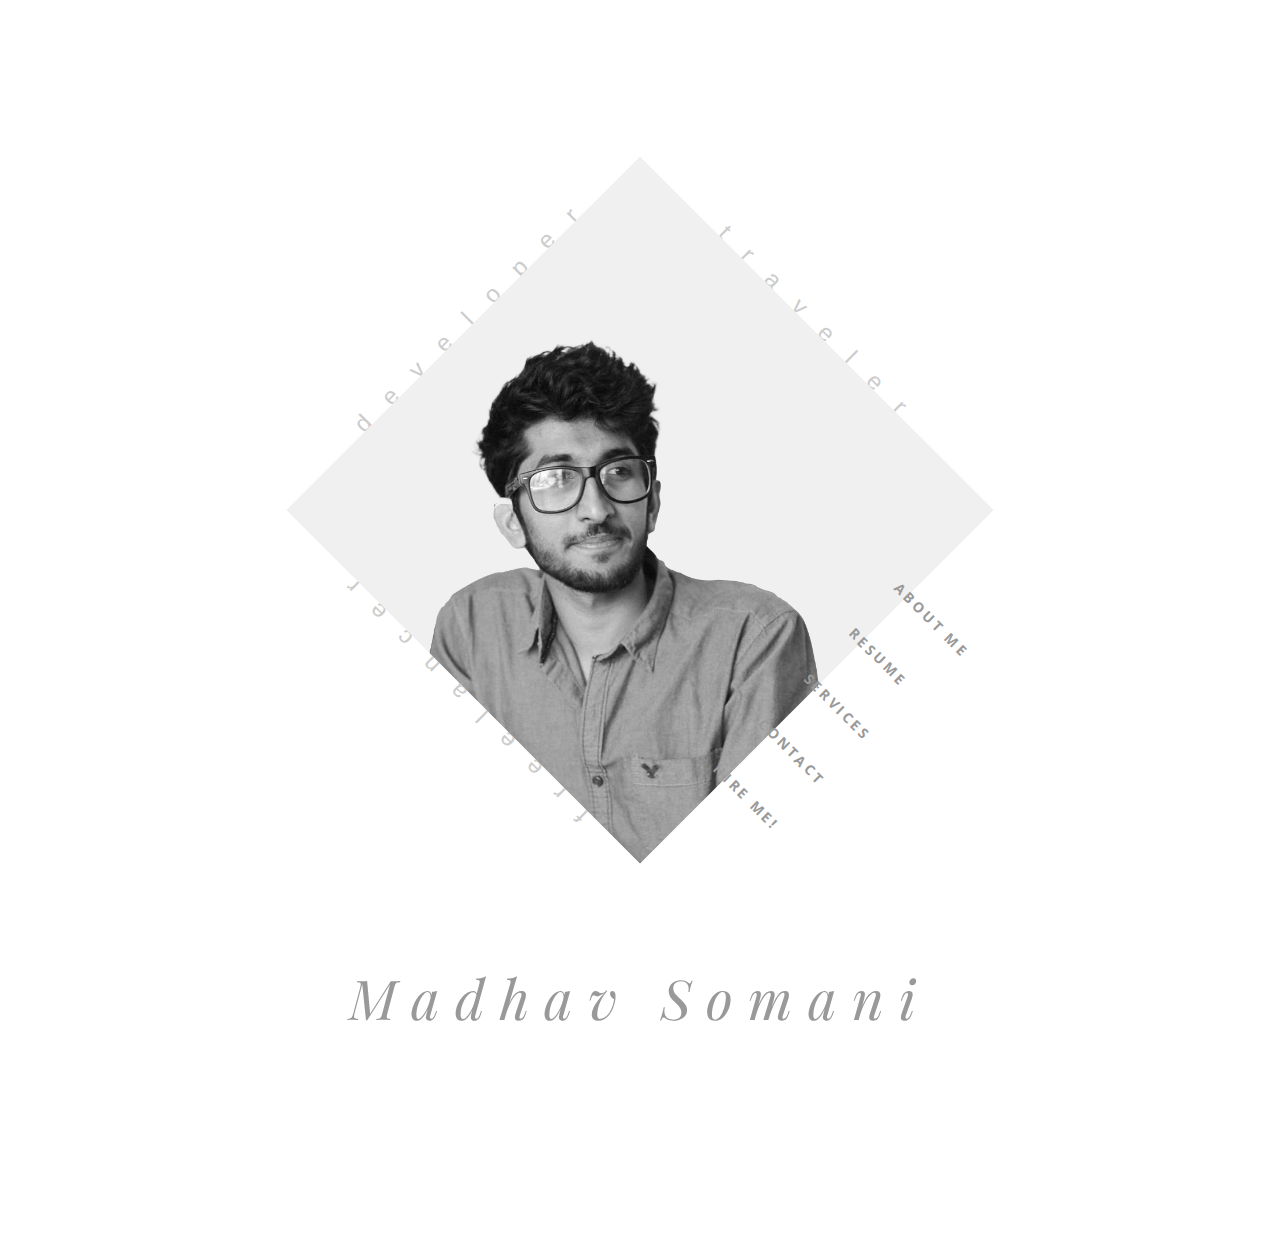
<file: index.html>
<!DOCTYPE html>
<html class='no-js'>

<head>
	<meta charset="utf-8">
	<meta http-equiv="X-UA-Compatible" content="IE=edge">
	<meta name="viewport" content="width=device-width, initial-scale=1">
	<!-- The above 3 meta tags *must* come first in the head; any other head content must come *after* these tags -->


	<title>Madhav Somani VCard/Resume</title>

	<!--[if lt IE 9]>
		  <script src="//html5shim.googlecode.com/svn/trunk/html5.js"></script>
		<![endif]-->

	<link rel='stylesheet' type='text/css' href='bootstrap/css/bootstrap.min.css'>
	<link rel='stylesheet' type='text/css' href='css/ionicons.min.css'>

	<link rel='stylesheet' type='text/css' href='css/owl.carousel.css'>
	<link rel='stylesheet' type='text/css' href='css/owl.theme.css'>
	<link rel='stylesheet' type='text/css' href='css/owl.transitions.css'>
	<link rel='stylesheet' type='text/css' href='css/magnific-popup.css'>
	<link rel='stylesheet' type='text/css' href='css/style.css'>
	<link rel='stylesheet' type='text/css' href='css/color-default.css'>


</head>

<body>

	<!--=============================================================================
			Preloader
		===============================================================================-->
	<div id='preloader'>
		<div class='loader'>
			<img src='img/load.gif' alt='symp'>
		</div>
	</div>



	<!--=============================================================================
			Main Wrapper
		===============================================================================-->
	<div id='wrapper'>

		<!--=============================================================================
				Front Section
			===============================================================================-->
		<section class='front-section'>

			<div class='container'>


				<div class='transition-mask'></div>


				<div class='front-person-img'>

					<!--person's image-->
					<img src='img/man1.png' alt='Symp'>
					<!--/person's image-->

				</div>

				<!--person's titles-->
				<div class='front-person-titles'>

					<!--title1-->
					<span class='t1'>
						Developer
					</span>
					<!--/title1-->

					<!--title2-->
					<span class='t2'>
						Traveler 
					</span>
					<!--/title2-->

					<!--title3-->
					<span class='t3'>
						Freelancer
					</span>
					<!--/title3-->

				</div>
				<!--/person's titles-->

				<nav class='front-person-links'>

					<!--
							navigation links, data-section attribute points towards the section with id to be opened. 
						-->

					<ul>

						<li>
							<a href='#' data-section='about'>About Me</a>
						</li>

						<li>
							<a href='#' data-section='resume'>Resume</a>
						</li>

						<li>
							<a href='#' data-section='services'>Services</a>
						</li>

						<!-- <li>
							<a href='#' data-section='portfolio'>Portfolio</a>
						</li> -->

						<!-- <li>
							<a href='#' data-section='blog'>My Blog</a>
						</li> -->

						<li>
							<a href='#' data-section='contact'>Contact</a>
						</li>

						<li>
							<a href='#'>Hire Me!</a>
						</li>

					</ul>

				</nav>



				<div class='front-heading text-center'>

					<h2>
						Madhav Somani
					</h2>



				</div>


			</div>

		</section>
		<!--=============================================================================
				/Front Section
			===============================================================================-->

		<!--=============================================================================
				About Section
			===============================================================================-->
		<section id='about' class='about-section section'>

			<div class='basic-info section-block'>

				<div class='container'>

					<div class='section-header text-center'>

						<h2>Basic Info About Me</h2>

						<!--divider-->
						<div class='divider-draft center'></div>
						<!--/divider-->


					</div>

					<div class='row'>

						<div class='col-md-4'>
							<div class='about-person-img'>

								<img src='img/man2.png' alt='symp'>

							</div>

						</div>


						<div class='col-md-8 about-info'>




							<p>
								Ambitious Developer Specialist skilled in creating 2D/3D Application and Utility Tools
								for the Web/ Windows/Android/iOS/Mac platform. Experienced Android Developer committed
								to maintaining innovative technical skills and up-to-date industry knowledge.
								Administrator motivated to drive projects from start to finish as part of a dynamic
								team.

								I have secured First position at State level APPFLUX android championship 2014 and
								secured Runner up position at National level APP FLUX 2015 held at IIT ROORKEE, Three
								times winner at National level HACKATHON and APPATHON 48 hr Coding challenge, secured
								Runner up in National level APPATHON-2014 and secured First position in National level
								APPATHON 2015 and 2016 at IIT DELHI. My Applications are also been selected by ‘NMC’
								(Nagpur Municipal Corporation) as a ‘Smart Nagpur App’.

								Along with strong technical, I have secured first position at Inter-University level
								AVISHKAR-2016 Research presentation, also participated competition such as ELOCUTION,
								PERSONALITY, DEBATE Competition and secured first position Also coordinated and organize
								events with association of AIESEC-IIT DELHI.
							</p>

							<div class='clearfix'></div>


							<ul class='info-list'>

								<li>
									<div class='inner'>
										<h4>Name</h4>
										<p>Madhav Somani</p>
									</div>
								</li>
								<li>
									<div class='inner'>
										<h4>Age</h4>
										<p>26 Years</p>
									</div>
								</li>
								<li>
									<div class='inner'>
										<h4>Website</h4>
										<p>madhavsomani.com</p>
									</div>
								</li>
								<li>
									<div class='inner'>
										<h4>Home Country</h4>
										<p>India</p>
									</div>
								</li>



							</ul>

							<a href='#' class='symp-btn'>Hire Me For Work</a>

							<a href='./Madhav Somani-Resume.pdf' class='symp-btn link-btn'><i
									class='ion-ios-download'></i>Download Resume</a>

						</div>



					</div>




				</div>


			</div>

			<div class='about-icons section-block'>

				<div class='container'>

					<div class='row'>

						<div class='col-md-3'>
							<div class='service'>

								<div class='icon'>
									<i class='ion-ios-lightbulb'></i>
								</div>

								<div class='content'>

									<h4>Creative</h4>

									<p>
									</p>

								</div>

							</div>
						</div>

						<div class='col-md-3'>
							<div class='service'>

								<div class='icon'>
									<i class='ion-trophy'></i>
								</div>

								<div class='content'>

									<h4>Winner</h4>

									<p>

									</p>

								</div>

							</div>
						</div>

						<div class='col-md-3'>
							<div class='service'>

								<div class='icon'>
									<i class='ion-ios-glasses'></i>
								</div>

								<div class='content'>

									<h4>Smart</h4>

									<p>

									</p>

								</div>

							</div>
						</div>

						<div class='col-md-3'>
							<div class='service'>

								<div class='icon'>
									<i class='ion-ios-bolt'></i>
								</div>

								<div class='content'>

									<h4>Powerful</h4>

									<p>

									</p>

								</div>

							</div>
						</div>



						<div class='col-md-3'>
							<div class='service'>

								<div class='icon'>
									<i class='ion-help-buoy'></i>
								</div>

								<div class='content'>

									<h4>Helper</h4>

									<p>

									</p>

								</div>

							</div>
						</div>

						<div class='col-md-3'>
							<div class='service'>

								<div class='icon'>
									<i class='ion-happy'></i>
								</div>

								<div class='content'>

									<h4>Intelligent</h4>

									<p>

									</p>

								</div>

							</div>
						</div>

						<div class='col-md-3'>
							<div class='service'>

								<div class='icon'>
									<i class='ion-ios-game-controller-b'></i>
								</div>

								<div class='content'>

									<h4>Gamer</h4>

									<p>

									</p>

								</div>

							</div>
						</div>

						<div class='col-md-3'>
							<div class='service'>

								<div class='icon'>
									<i class='ion-ios-pulse-strong'></i>
								</div>

								<div class='content'>

									<h4>Healthy</h4>

									<p>

									</p>

								</div>

							</div>
						</div>




					</div>


				</div>
			</div>

			<div class='funfacts-block section-block' data-stellar-background-ratio='.2'>

				<div class='container'>

					<div class='row'>

						<div class='col-md-3 col-sm-6 funfact'>
							<div class='content'>
								<h4>34</h4>
								<p>Awards Won</p>
							</div>
						</div>

						<div class='col-md-3 col-sm-6 funfact'>
							<div class='content'>
								<h4>28+</h4>
								<p>Happy Customers</p>
							</div>
						</div>

						<div class='col-md-3 col-sm-6 funfact'>
							<div class='content'>
								<h4>40+</h4>
								<p>Projects Done</p>
							</div>
						</div>

						<div class='col-md-3 col-sm-6 funfact'>
							<div class='content'>
								<h4>4000hrs</h4>
								<p>Games Played</p>
							</div>
						</div>

					</div>

				</div>

			</div>

			<div class='testimonials-block section-block'>
				<div class='container'>

					<div class='section-header text-center'>

						<h2 class='animate text-over-block'>Testimonials</h2>


						<!--divider-->
						<div class='divider-draft center'></div>
						<!--/divider-->


					</div>

					<div class='row'>

						<div class='col-md-8 col-md-offset-2'>

							<div class='testimonials-slider'>

								<div class='testimonial'>
									<p>
										He has proved to be an exemplary follower and an even better leader. His work
										was always on time and precise.
									</p>

									<div class='author'>
										<h4>Kishore Godithi</h4>
										<p>Co-Founder at Buzzinga Labs</p>
									</div>
								</div>

								<div class='testimonial'>
									<p>

										Madhav is a top-tier engineer/developer ; he undoubtedly ranks up with the best
										in the world. He writes efficient, well thought out, maintainable, and beautiful
										code, and is also incredibly prolific. He's the epitome of "smart, and gets
										things done". On a personal level he's humble and easy to work with; a perfect
										fit for a highly productive team. If you want the best then convince Madhav to
										join you, you won't regret it. He has to ability to take any product to its full
										potential.

									</p>

									<div class='author'>
										<h4>Manav Sethi</h4>
										<p>Staff Software Engineer at Visa Inc</p>
									</div>
								</div>

								<div class='testimonial'>
									<p>
										We found him to be a keen learner and a sincere, hardworking, and
										result-oriented intern. he completed all his assigned task in time.
									</p>

									<div class='author'>
										<h4>Nupur Mukherjee</h4>
										<p>Program Lead at Lemon Ideas</p>
									</div>
								</div>

								<div class='testimonial'>
									<p>
										Madhav showed the great values of the UTA and with professionalism integrated
										the on boarding systems effectively with great enthusiasm and courtesy. His
										professionalism is very phenomenal.
									</p>

									<div class='author'>
										<h4>Eapen Ittiyera</h4>
										<p>Software Developer at Trend Micro</p>
									</div>
								</div>
								<div class='testimonial'>
									<p>
										I was always in awe of Madhav's ability to command a room and get people on
										board with ideas—even people who were initially on completely different pages.
									</p>

									<div class='author'>
										<h4>Sidra Sabir</h4>
										<p>Data Analyst at F45 Training
										</p>
									</div>
								</div>



							</div>

						</div>

					</div>

				</div>
			</div>

			<div class='footer bg-lightgray section-block'>

				<div class='container'>

					<div class='row'>

						<div class='col-xs-6 text-left'>
							<h4>Madhav Somani</h4>
						</div>

						<div class='col-xs-6 text-right'>
							<ul class='footer-social'>
								<li>
									<a href='#'>
										<i class='ion-social-facebook'></i>
									</a>
								</li>
								<li>
									<a href='#'>
										<i class='ion-social-twitter'></i>
									</a>
								</li>
								<li>
									<a href='#'>
										<i class='ion-social-pinterest'></i>
									</a>
								</li>
								<li>
									<a href='#'>
										<i class='ion-social-dribbble'></i>
									</a>
								</li>
							</ul>
						</div>

					</div>


				</div>

			</div>


		</section>
		<!--=============================================================================
				/About Section
			===============================================================================-->

		<!--=============================================================================
				Resume Section
			===============================================================================-->
		<section id='resume' class='resume-section section'>

			<div class='container'>
				<div class='row'>
					<div class='col-md-6 col-md-offset-3'>
						<div class='section-header text-center'>

							<h2 class='animate text-over-block'>My Resume</h2>

							<!--divider-->
							<div class='divider-draft center'></div>
							<!--/divider-->


						</div>
					</div>
				</div>
			</div>

			<div class='timeline-block section-block'>
				<div class='container'>
					<ul class='timeline'>

						<li class='timeline-header'>
							<h4>Education</h4>
						</li>

						<li>

							<div class='timeline-desc'>

								<h4>08/2017 – 05/2019</h4>

							</div>

							<div class='timeline-content'>

								<h4>Master of Science: Computer Science</h4>
								<span>@The University of Texas at Arlington</span>

								<p>
									Top of class with GPA 3.5 out of 4
								</p>

							</div>

						</li>

						<li class='inverse'>

							<div class='timeline-desc'>

								<h4>07/2013 – 07/2017</h4>

							</div>

							<div class='timeline-content'>

								<h4>Bachelor of Science: Computer Engineering</h4>
								<span>@St. Vincent Pallotti College of Engineering</span>

								<p>
									Top of class with GPA 3.8 out of 4
									Outstanding Personality, Elocution and Debate Achievement Awards.
								</p>

							</div>

						</li>


						<li class='timeline-header'>
							<h4>Experience</h4>
						</li>


						<li>

							<div class='timeline-desc'>

								<h4>09/2021 – Present</h4>

							</div>

							<div class='timeline-content'>

								<h4>Software Engineer-II</h4>
								<span>@Microsoft - Seattle (USA)</span>

								<p>
									▪ Implementing system modules based on C#
									▪ Worked on Cosmos DB to maintain database efficiency.
								</p>

							</div>

						</li>

						<li class='inverse'>

							<div class='timeline-desc'>

								<h4>07/2019 – 09/2021</h4>

							</div>

							<div class='timeline-content'>

								<h4>Senior Software Engineer</h4>
								<span>@Visa Inc – Austin (USA)</span>

								<p>
									▪ Designing and implementing system modules based on React/Groovy/GO and using Java
									▪ Worked on SOLR and Apache Cassandra (DataStax) to maintain database efficiency.
								</p>
								</p>
							</div>

						</li>

						<li>

							<div class='timeline-desc'>

								<h4>06/2018 – 12/2018</h4>

							</div>

							<div class='timeline-content'>

								<h4>Software Developer</h4>
								<span>@LobbyTV – Fort Worth (USA)</span>

								<p>
									▪ Designing and implementing system modules based on AngularJS and using C# / .NET
									▪ Worked on Tizen 3.0 and WebOS 3.0 on lobbyTV streaming and error handlers.
								</p>

							</div>

						</li>
						<li>

							<div class='timeline-desc'>

								<h4>06/2016 – 11/2016</h4>

							</div>

							<div class='timeline-content'>

								<h4>Game Developer</h4>
								<span>@Lemon Ideas – Nagpur (India)</span>

								<p>
									▪ Developed and implemented complex Internet applications on multiple platforms.
									▪ Developed a Unity3D game know as "PlanetRoll" which is live on Google Play.</p>

							</div>

						</li>
						<li>

							<div class='timeline-desc'>

								<h4>12/2011 – 12/2012</h4>

							</div>

							<div class='timeline-content'>

								<h4>Teacher</h4>
								<span>@Innobuzz – Nagpur (India)</span>

								<p>
									▪ Lecturer of Ethical Hacking and Android
								</p>
							</div>
						</li>


					</ul>
				</div>
			</div>

			<div class='hobbies-block bg-lightgray section-block'>
				<div class='container'>

					<div class='section-header text-center'>
						<h2 class='animate text-over-block'>My Hobbies</h2>
						<!--divider-->
						<div class='divider-draft center'></div>
						<!--/divider-->
					</div>

					<div class='row'>

						<div class='col-md-2 col-sm-4 col-xs-6'>

							<div class='hobby'>

								<div class='icon'>
									<i class='ion-ios-game-controller-b'></i>
								</div>

								<h4>Gaming</h4>

							</div>

						</div>

						<div class='col-md-2 col-sm-4 col-xs-6'>

							<div class='hobby'>

								<div class='icon'>
									<i class='ion-ios-book'></i>
								</div>

								<h4>Reading</h4>

							</div>

						</div>

						<div class='col-md-2 col-sm-4 col-xs-6'>

							<div class='hobby'>

								<div class='icon'>
									<i class='ion-android-map'></i>
								</div>

								<h4>Traveling</h4>

							</div>

						</div>

						<div class='col-md-2 col-sm-4 col-xs-6'>

							<div class='hobby'>

								<div class='icon'>
									<i class='ion-ios-musical-notes'></i>
								</div>

								<h4>Chai & Music</h4>

							</div>

						</div>

						<div class='col-md-2 col-sm-4 col-xs-6'>

							<div class='hobby'>

								<div class='icon'>
									<i class='ion-beer'></i>
								</div>

								<h4>Drinking</h4>

							</div>

						</div>

						<div class='col-md-2 col-sm-4 col-xs-6'>

							<div class='hobby'>

								<div class='icon'>
									<i class='ion-android-star'></i>
								</div>

								<h4>Astronomy</h4>

							</div>

						</div>



					</div>



				</div>
			</div>

			<div class='skills-block section-block'>

				<div class='container'>

					<div class='section-header text-center'>
						<h2 class='animate text-over-block'>My Skills</h2>

						<!--divider-->
						<div class='divider-draft center'></div>
						<!--/divider-->

					</div>


					<div class='row'>

						<div class='col-md-6'>

							<div class='skill'>

								<h4>JAVA / C / C++</h4>

								<div class='skill-bar' data-percent='90'>
									<div class='bar'>
										<div class='percent'>90%</div>
									</div>
								</div>

							</div>

							<div class='skill'>

								<h4>ANGULARJS / CASSANDRA</h4>

								<div class='skill-bar' data-percent='70'>
									<div class='bar'>
										<div class='percent'>70%</div>
									</div>
								</div>

							</div>

							<div class='skill'>

								<h4>HTML / CSS</h4>

								<div class='skill-bar' data-percent='90'>
									<div class='bar'>
										<div class='percent'>90%</div>
									</div>
								</div>

							</div>



						</div>

						<div class='col-md-6'>

							<div class='skill'>

								<h4>ANDROID / REACT</h4>

								<div class='skill-bar' data-percent='90'>
									<div class='bar'>
										<div class='percent'>90%</div>
									</div>
								</div>

							</div>

							<div class='skill'>

								<h4>C# / JAVASCRIPTS</h4>

								<div class='skill-bar' data-percent='85'>
									<div class='bar'>
										<div class='percent'>85%</div>
									</div>
								</div>

							</div>

							<div class='skill'>

								<h4>SQL / MYSQL / AZURE</h4>

								<div class='skill-bar' data-percent='95'>
									<div class='bar'>
										<div class='percent'>95%</div>
									</div>
								</div>

							</div>



						</div>



					</div>

				</div>

			</div>

			<div class='footer bg-lightgray section-block'>

				<div class='container'>

					<div class='row'>

						<div class='col-xs-6 text-left'>
							<h4>Madhav Somani</h4>
						</div>

						<div class='col-xs-6 text-right'>
							<ul class='footer-social'>
								<li>
									<a href='#'>
										<i class='ion-social-facebook'></i>
									</a>
								</li>
								<li>
									<a href='#'>
										<i class='ion-social-twitter'></i>
									</a>
								</li>
								<li>
									<a href='#'>
										<i class='ion-social-pinterest'></i>
									</a>
								</li>
								<li>
									<a href='#'>
										<i class='ion-social-dribbble'></i>
									</a>
								</li>
							</ul>
						</div>

					</div>


				</div>

			</div>


		</section>
		<!--=============================================================================
				/Resume Section
			===============================================================================-->


		<!--=============================================================================
				Services Section
			===============================================================================-->
		<section id='services' class='services-section section'>

			<div class='container'>
				<div class='row'>
					<div class='col-md-6 col-md-offset-3'>
						<div class='section-header main-title text-center'>

							<h2 class='animate text-over-block'>My Services</h2>

							<!--divider-->
							<div class='divider-draft center'></div>
							<!--/divider-->

							<p>
								I provide <b>high quality</b> services. My services that I provide are listed below.
								Hope you will like them. Lorem ipsum dolor.
							</p>

						</div>
					</div>
				</div>
			</div>

			<div class='services-block section-block'>

				<div class='container'>

					<div class='row'>

						<div class='col-md-3'>
							<div class='service'>
								<div class='icon'>
									<i class='ion-ios-camera'></i>
								</div>

								<div class='content'>

									<h4>Photography</h4>

									<p>
										
									</p>

								</div>
							</div>
						</div>

						<div class='col-md-3'>
							<div class='service'>
								<div class='icon'>
									<i class='ion-code'></i>
								</div>

								<div class='content'>

									<h4>Coding</h4>

									<p>
										
									</p>

								</div>
							</div>
						</div>

						<div class='col-md-3'>
							<div class='service'>
								<div class='icon'>
									<i class='ion-ios-lightbulb'></i>
								</div>

								<div class='content'>

									<h4>Creativity</h4>

									<p>
										
									</p>

								</div>
							</div>
						</div>

						<div class='col-md-3'>
							<div class='service'>
								<div class='icon'>
									<i class='ion-ios-monitor'></i>
								</div>

								<div class='content'>

									<h4>Web Design</h4>

									<p>
										
									</p>

								</div>
							</div>
						</div>

					</div>

				</div>

			</div>

			<div class='pricing-block section-block'>
				<div class='container'>

					<div class='section-header text-center'>
						<h2 class='animate text-over-block'>Pricing</h2>
						<!--divider-->
						<div class='divider-draft center'></div>
						<!--/divider-->
						<p>
							How much I charge
						</p>
					</div>

					<div class='row'>

						<div class='col-md-4 text-center'>

							<div class='pricing-table'>

								<div class='header'>

									<h4>Personal</h4>

									<div class='price'>
										<span class='currency'>$</span>
										<span class='amount'>29</span>
										<span class='period'>/mo</span>
									</div>


								</div>

								<ul class='table-items'>

									<li>
										Logo Design
									</li>
									<li>
										PSD to HTML
									</li>
									<li>
										Fixed to Responsive
									</li>
									<li>
										App Development
									</li>
									<li>
										Photography
									</li>

								</ul>

								<a href='#' class='table-btn'>
									Choose This
								</a>

							</div>

						</div>

						<div class='col-md-4 text-center'>

							<div class='pricing-table'>

								<div class='header'>

									<h4>Creative</h4>

									<div class='price'>
										<span class='currency'>$</span>
										<span class='amount'>39</span>
										<span class='period'>/mo</span>
									</div>

								</div>

								<ul class='table-items'>

									<li>
										Logo Design
									</li>
									<li>
										PSD to HTML
									</li>
									<li>
										Fixed to Responsive
									</li>
									<li>
										App Development
									</li>
									<li>
										Photography
									</li>

								</ul>

								<a href='#' class='table-btn'>
									Choose This
								</a>

							</div>

						</div>

						<div class='col-md-4 text-center'>

							<div class='pricing-table'>

								<div class='header'>

									<h4>Ultimate</h4>

									<div class='price'>
										<span class='currency'>$</span>
										<span class='amount'>42</span>
										<span class='period'>/mo</span>
									</div>


								</div>

								<ul class='table-items'>

									<li>
										Logo Design
									</li>
									<li>
										PSD to HTML
									</li>
									<li>
										Fixed to Responsive
									</li>
									<li>
										App Development
									</li>
									<li>
										Photography
									</li>

								</ul>

								<a href='#' class='table-btn'>
									Choose This
								</a>

							</div>

						</div>

					</div>

				</div>
			</div>

			<div class='process-block bg-lightgray section-block'>
				<div class='container'>

					<div class='section-header text-center'>
						<h2>Work Process</h2>
						<!--divider-->
						<div class='divider-draft center'></div>
						<!--/divider-->
					</div>

					<div class='row'>

						<div class='col-md-3'>

							<div class='process'>

								<div class='number'>
									<span>01</span>
								</div>

								<div class='content'>

									<h4>Design</h4>

									<p>
										
									</p>

								</div>

							</div>

						</div>

						<div class='col-md-3'>

							<div class='process'>

								<div class='number'>
									<span>02</span>
								</div>

								<div class='content'>

									<h4>Develop</h4>

									<p>
										
									</p>

								</div>

							</div>

						</div>

						<div class='col-md-3'>

							<div class='process'>

								<div class='number'>
									<span>03</span>
								</div>

								<div class='content'>

									<h4>Publish</h4>

									<p>
										
									</p>

								</div>

							</div>

						</div>

						<div class='col-md-3'>

							<div class='process last'>

								<div class='number'>
									<span>04</span>
								</div>

								<div class='content'>

									<h4>Enjoy</h4>

									<p>
										
									</p>

								</div>

							</div>

						</div>



					</div>

				</div>
			</div>

			<div class='testimonials-block section-block'>
				<div class='container'>

					<div class='section-header text-center'>

						<h2 class='animate text-over-block'>Testimonials</h2>

						<!--divider-->
						<div class='divider-draft center'></div>
						<!--/divider-->


					</div>

					<div class='row'>

						<div class='col-md-8 col-md-offset-2'>

							<div class='testimonials-slider'>

								<div class='testimonial'>
									<p>
										He has proved to be an exemplary follower and an even better leader. His work
										was always on time and precise.
									</p>

									<div class='author'>
										<h4>Kishore Godithi</h4>
										<p>Co-Founder at Buzzinga Labs</p>
									</div>
								</div>

								<div class='testimonial'>
									<p>

										Madhav is a top-tier engineer/developer ; he undoubtedly ranks up with the best
										in the world. He writes efficient, well thought out, maintainable, and beautiful
										code, and is also incredibly prolific. He's the epitome of "smart, and gets
										things done". On a personal level he's humble and easy to work with; a perfect
										fit for a highly productive team. If you want the best then convince Madhav to
										join you, you won't regret it. He has to ability to take any product to its full
										potential.

									</p>

									<div class='author'>
										<h4>Manav Sethi</h4>
										<p>Staff Software Engineer at Visa Inc</p>
									</div>
								</div>

								<div class='testimonial'>
									<p>
										We found him to be a keen learner and a sincere, hardworking, and
										result-oriented intern. he completed all his assigned task in time.
									</p>

									<div class='author'>
										<h4>Nupur Mukherjee</h4>
										<p>Program Lead at Lemon Ideas</p>
									</div>
								</div>

								<div class='testimonial'>
									<p>
										Madhav showed the great values of the UTA and with professionalism integrated
										the on boarding systems effectively with great enthusiasm and courtesy. His
										professionalism is very phenomenal.
									</p>

									<div class='author'>
										<h4>Eapen Ittiyera</h4>
										<p>Software Developer at Trend Micro</p>
									</div>
								</div>
								<div class='testimonial'>
									<p>
										I was always in awe of Madhav's ability to command a room and get people on
										board with ideas—even people who were initially on completely different pages.
									</p>

									<div class='author'>
										<h4>Sidra Sabir</h4>
										<p>Data Analyst at F45 Training
										</p>
									</div>
								</div>




							</div>

						</div>

					</div>

				</div>
			</div>

			<div class='footer bg-lightgray section-block'>

				<div class='container'>

					<div class='row'>

						<div class='col-xs-6 text-left'>
							<h4>Madhav Somani</h4>
						</div>

						<div class='col-xs-6 text-right'>
							<ul class='footer-social'>
								<li>
									<a href='#'>
										<i class='ion-social-facebook'></i>
									</a>
								</li>
								<li>
									<a href='#'>
										<i class='ion-social-twitter'></i>
									</a>
								</li>
								<li>
									<a href='#'>
										<i class='ion-social-pinterest'></i>
									</a>
								</li>
								<li>
									<a href='#'>
										<i class='ion-social-dribbble'></i>
									</a>
								</li>
							</ul>
						</div>

					</div>


				</div>

			</div>


		</section>
		<!--=============================================================================
				/Services Section
			===============================================================================-->


		<!--=============================================================================
				Portfolio Section
			===============================================================================-->
		<section id='portfolio' class='portfolio-section section'>

			<div class='portfolio-block section-block'>

				<div class='container'>

					<div class='row'>
						<div class='col-md-6 col-md-offset-3'>

							<div class='section-header text-center'>

								<h2 class='animate text-over-block'>Portfolio</h2>

								<!--divider-->
								<div class='divider-draft center'></div>
								<!--/divider-->

								<p>
									Check out my works. Lorem ipsum dolor sit amet is simply a dummy text. Lorem ipsum
									dolor sit amet.
								</p>

							</div>

						</div>
					</div>

					<div id='portfolio-filters'>
						<ul>
							<li>
								<a href='#' data-group='all' class='active'>All</a>
							</li>
							<li>
								<a href='#' data-group='web'>Web</a>
							</li>
							<li>
								<a href='#' data-group='tech'>Tech</a>
							</li>
							<li>
								<a href='#' data-group='photography'>Photography</a>
							</li>
						</ul>
					</div>

					<div id='portfolio-grid' class='portfolio-items'>

						<div class='item' data-groups='["all","web","photography"]'>
							<div class='inner'>

								<img alt='symp' src='img/portfolio/1.jpg'>

								<div class='caption'>

									<div class='caption-inner'>

										<h4>Project Title</h4>

										<ul class='links'>

											<li>
												<a href='work.html'>
													<i class='ion-ios-plus-empty'></i>
												</a>
											</li>

											<li>
												<a href='img/portfolio/1.jpg' class='image-link'>
													<i class='ion-ios-search'></i>
												</a>
											</li>

										</ul>

									</div>


								</div>

							</div>
						</div>

						<div class='item' data-groups='["all","photography","tech"]'>
							<div class='inner'>

								<img alt='symp' src='img/portfolio/2.jpg'>

								<div class='caption'>

									<div class='caption-inner'>

										<h4>Project Title</h4>

										<ul class='links'>

											<li>
												<a href='work.html'>
													<i class='ion-ios-plus-empty'></i>
												</a>
											</li>

											<li>
												<a href='img/portfolio/2.jpg' class='image-link'>
													<i class='ion-ios-search'></i>
												</a>
											</li>

										</ul>

									</div>


								</div>

							</div>
						</div>

						<div class='item' data-groups='["all","web","tech"]'>
							<div class='inner'>

								<img alt='symp' src='img/portfolio/3.jpg'>

								<div class='caption'>

									<div class='caption-inner'>

										<h4>Project Title</h4>

										<ul class='links'>

											<li>
												<a href='work.html'>
													<i class='ion-ios-plus-empty'></i>
												</a>
											</li>

											<li>
												<a href='img/portfolio/3.jpg' class='image-link'>
													<i class='ion-ios-search'></i>
												</a>
											</li>

										</ul>

									</div>


								</div>

							</div>
						</div>

						<div class='item' data-groups='["all","web"]'>
							<div class='inner'>

								<img alt='symp' src='img/portfolio/4.jpg'>

								<div class='caption'>

									<div class='caption-inner'>

										<h4>Project Title</h4>

										<ul class='links'>

											<li>
												<a href='work.html'>
													<i class='ion-ios-plus-empty'></i>
												</a>
											</li>

											<li>
												<a href='img/portfolio/4.jpg' class='image-link'>
													<i class='ion-ios-search'></i>
												</a>
											</li>

										</ul>

									</div>


								</div>

							</div>
						</div>

						<div class='item' data-groups='["all","tech"]'>
							<div class='inner'>

								<img alt='symp' src='img/portfolio/5.jpg'>

								<div class='caption'>

									<div class='caption-inner'>

										<h4>Project Title</h4>

										<ul class='links'>

											<li>
												<a href='work.html'>
													<i class='ion-ios-plus-empty'></i>
												</a>
											</li>

											<li>
												<a href='img/portfolio/5.jpg' class='image-link'>
													<i class='ion-ios-search'></i>
												</a>
											</li>

										</ul>

									</div>


								</div>

							</div>
						</div>

						<div class='item' data-groups='["all","photography"]'>
							<div class='inner'>

								<img alt='symp' src='img/portfolio/6.jpg'>

								<div class='caption'>

									<div class='caption-inner'>

										<h4>Project Title</h4>

										<ul class='links'>

											<li>
												<a href='work.html'>
													<i class='ion-ios-plus-empty'></i>
												</a>
											</li>

											<li>
												<a href='img/portfolio/6.jpg' class='image-link'>
													<i class='ion-ios-search'></i>
												</a>
											</li>

										</ul>

									</div>


								</div>

							</div>
						</div>

						<div class='item' data-groups='["all","web"]'>
							<div class='inner'>

								<img alt='symp' src='img/portfolio/7.jpg'>

								<div class='caption'>

									<div class='caption-inner'>

										<h4>Project Title</h4>

										<ul class='links'>

											<li>
												<a href='work.html'>
													<i class='ion-ios-plus-empty'></i>
												</a>
											</li>

											<li>
												<a href='img/portfolio/7.jpg' class='image-link'>
													<i class='ion-ios-search'></i>
												</a>
											</li>

										</ul>

									</div>


								</div>

							</div>
						</div>

						<div class='item' data-groups='["all","tech"]'>
							<div class='inner'>

								<img alt='symp' src='img/portfolio/8.jpg'>

								<div class='caption'>

									<div class='caption-inner'>

										<h4>Project Title</h4>

										<ul class='links'>

											<li>
												<a href='work.html'>
													<i class='ion-ios-plus-empty'></i>
												</a>
											</li>

											<li>
												<a href='img/portfolio/8.jpg' class='image-link'>
													<i class='ion-ios-search'></i>
												</a>
											</li>

										</ul>

									</div>


								</div>

							</div>
						</div>

						<div class='item' data-groups='["all","photography"]'>
							<div class='inner'>

								<img alt='symp' src='img/portfolio/9.jpg'>

								<div class='caption'>

									<div class='caption-inner'>

										<h4>Project Title</h4>

										<ul class='links'>

											<li>
												<a href='work.html'>
													<i class='ion-ios-plus-empty'></i>
												</a>
											</li>

											<li>
												<a href='img/portfolio/9.jpg' class='image-link'>
													<i class='ion-ios-search'></i>
												</a>
											</li>

										</ul>

									</div>


								</div>

							</div>
						</div>



					</div>

				</div>

			</div>

			<div class='footer bg-lightgray section-block'>

				<div class='container'>

					<div class='row'>

						<div class='col-xs-6 text-left'>
							<h4>Madhav Somani</h4>
						</div>

						<div class='col-xs-6 text-right'>
							<ul class='footer-social'>
								<li>
									<a href='#'>
										<i class='ion-social-facebook'></i>
									</a>
								</li>
								<li>
									<a href='#'>
										<i class='ion-social-twitter'></i>
									</a>
								</li>
								<li>
									<a href='#'>
										<i class='ion-social-pinterest'></i>
									</a>
								</li>
								<li>
									<a href='#'>
										<i class='ion-social-dribbble'></i>
									</a>
								</li>
							</ul>
						</div>

					</div>


				</div>

			</div>

		</section>
		<!--=============================================================================
				/Portfolio Section
			===============================================================================-->


		<!--=============================================================================
				Blog Section
			===============================================================================-->
		<section id='blog' class='blog-section section'>

			<div class='container'>

				<div class='row'>

					<div class='col-md-6 col-md-offset-3'>
						<div class='section-header text-center'>

							<h2>My Blog</h2>

							<!--divider-->
							<div class='divider-draft center'></div>
							<!--/divider-->

							<p>
								This is my blog where my thoughts live. Check it out to know more about me. Lorem ipsum
								dolor sit amet.
							</p>

						</div>
					</div>

				</div>

			</div>

			<div class='posts-block section-block'>

				<div class='container'>

					<div class='row'>

						<div class='col-md-8'>

							<div class='post'>

								<div class='media'>
									<img alt='symp' src='img/bg2.jpg'>
								</div>

								<div class='content'>

									<h4>
										<a href='post.html'>
											Simple Post With Image
										</a>
									</h4>

									<ul class='post-icons'>

										<li>
											<i class='ion-ios-person'></i>
											<span>Madhav Somani</span>
										</li>

										<li>
											<i class='ion-ios-clock'></i>
											<span>14 June 2015</span>
										</li>

										<li>
											<i class='ion-ios-chatbubble'></i>
											<span>5</span>
										</li>



									</ul>

									<p>
										Cu illud lorem putent vel. Eum in movet nostrum referrentur. His ne tantas
										tractatos. Sit eu saperet antiopam scripserit. Ei albucius consequuntur sea, no
										nominavi fabellas phaedrum his....
									</p>

									<a href='post.html' class='read-more'>
										Read More
										<i class='ion-ios-arrow-thin-right'></i>
									</a>

								</div>

							</div>

							<div class='post'>

								<div class='media'>
									<img alt='symp' src='img/bg2.jpg'>
								</div>

								<div class='content'>

									<h4>
										<a href='post.html'>
											Simple Post With Image
										</a>
									</h4>

									<ul class='post-icons'>

										<li>
											<i class='ion-ios-person'></i>
											<span>Madhav Somani</span>
										</li>

										<li>
											<i class='ion-ios-clock'></i>
											<span>14 June 2015</span>
										</li>

										<li>
											<i class='ion-ios-chatbubble'></i>
											<span>5</span>
										</li>



									</ul>

									<p>
										Cu illud lorem putent vel. Eum in movet nostrum referrentur. His ne tantas
										tractatos. Sit eu saperet antiopam scripserit. Ei albucius consequuntur sea, no
										nominavi fabellas phaedrum his....
									</p>

									<a href='post.html' class='read-more'>
										Read More
										<i class='ion-ios-arrow-thin-right'></i>
									</a>

								</div>

							</div>

							<div class='post'>

								<div class='media'>
									<img alt='symp' src='img/bg2.jpg'>
								</div>

								<div class='content'>

									<h4>
										<a href='post.html'>
											Simple Post With Image
										</a>
									</h4>

									<ul class='post-icons'>

										<li>
											<i class='ion-ios-person'></i>
											<span>Madhav Somani</span>
										</li>

										<li>
											<i class='ion-ios-clock'></i>
											<span>14 June 2015</span>
										</li>

										<li>
											<i class='ion-ios-chatbubble'></i>
											<span>5</span>
										</li>



									</ul>

									<p>
										Cu illud lorem putent vel. Eum in movet nostrum referrentur. His ne tantas
										tractatos. Sit eu saperet antiopam scripserit. Ei albucius consequuntur sea, no
										nominavi fabellas phaedrum his....
									</p>

									<a href='post.html' class='read-more'>
										Read More
										<i class='ion-ios-arrow-thin-right'></i>
									</a>

								</div>

							</div>

							<div class='post-more'>
								<a href='#' class='more-link'>
									Load More
								</a>
							</div>

						</div>

						<div class='col-md-4'>

							<div class='sidebar'>

								<div class='sidebar-widget'>

									<div class='search-box'>

										<input type='text' placeholder='Search' class='search-input'>

										<a class='search-btn' href='#'>
											<i class='ion-ios-search'></i>
										</a>

									</div>

								</div>

								<div class='sidebar-widget'>
									<div class='categories-widget'>

										<div class='widget-header'>
											<h4>
												<i class='ion-ios-folder'></i> Categories
											</h4>
										</div>

										<ul class='sidebar-list'>

											<li>
												<a href='#'>Web Design</a>
											</li>

											<li>
												<a href='#'>Travel</a>
											</li>

											<li>
												<a href='#'>Life Style</a>
											</li>

											<li>
												<a href='#'>Photography</a>
											</li>

											<li>
												<a href='#'>Technology</a>
											</li>



										</ul>

									</div>
								</div>

								<div class='sidebar-widget'>

									<div class='widget-header'>
										<h4>
											<i class='ion-document'></i>
											Recent Posts
										</h4>
									</div>


									<ul class='sidebar-list'>

										<li>
											<a href='#'>
												Your Recent Post's Title. Lorem ipsum dolor sit amet is simply a dummy
												text.
											</a>
										</li>

										<li>
											<a href='#'>
												Your Recent Post's Title. Lorem ipsum dolor sit amet is simply a dummy
												text.
											</a>
										</li>

										<li>
											<a href='#'>
												Your Recent Post's Title. Lorem ipsum dolor sit amet is simply a dummy
												text.
											</a>
										</li>

										<li>
											<a href='#'>
												Your Recent Post's Title. Lorem ipsum dolor sit amet is simply a dummy
												text.
											</a>
										</li>



									</ul>


								</div>

								<div class='sidebar-widget'>
									<div class='widget-header'>

										<h4>
											<i class='ion-archive'></i>
											Archives
										</h4>

										<ul class='sidebar-list'>

											<li>
												<a href='#'>
													June (14)
												</a>
											</li>

											<li>
												<a href='#'>
													July (10)
												</a>
											</li>

											<li>
												<a href='#'>
													August(6)
												</a>
											</li>


											<li>
												<a href='#'>
													September(7)
												</a>
											</li>



										</ul>

									</div>
								</div>

								<div class='sidebar-widget'>
									<div class='widget-header'>
										<h4>
											<i class='ion-ios-pricetag'></i>
											Tags
										</h4>
									</div>

									<ul class='sidebar-list list-inline'>
										<li>
											<a href='#'>Design</a>
										</li>
										<li>
											<a href='#'>Tech</a>
										</li>
										<li>
											<a href='#'>Web</a>
										</li>
										<li>
											<a href='#'>Modern</a>
										</li>
										<li>
											<a href='#'>Photography</a>
										</li>
										<li>
											<a href='#'>Life</a>
										</li>
										<li>
											<a href='#'>App</a>
										</li>
										<li>
											<a href='#'>Template</a>
										</li>

									</ul>

								</div>

							</div>

						</div>


					</div>

				</div>

			</div>


			<div class='footer bg-lightgray section-block'>

				<div class='container'>

					<div class='row'>

						<div class='col-xs-6 text-left'>
							<h4>Madhav Somani</h4>
						</div>

						<div class='col-xs-6 text-right'>
							<ul class='footer-social'>
								<li>
									<a href='#'>
										<i class='ion-social-facebook'></i>
									</a>
								</li>
								<li>
									<a href='#'>
										<i class='ion-social-twitter'></i>
									</a>
								</li>
								<li>
									<a href='#'>
										<i class='ion-social-pinterest'></i>
									</a>
								</li>
								<li>
									<a href='#'>
										<i class='ion-social-dribbble'></i>
									</a>
								</li>
							</ul>
						</div>

					</div>


				</div>

			</div>


		</section>
		<!--=============================================================================
				/Blog Section
			===============================================================================-->


		<!--=============================================================================
				Contact Section
			===============================================================================-->
		<section id='contact' class='contact-section section'>

			<div class='contact-block section-block'>
				<div class='container'>
					<div class='row'>
						<div class='col-md-6 col-md-offset-3'>

							<div class='section-header text-center'>
								<h2 class='animate text-over-block'>Contact Me</h2>
								<!--divider-->
								<div class='divider-draft center'></div>
								<!--/divider-->
								<p>
									I'm available for freelancing. If you want something to be built or just to say hi,
									feel free to shoot me a message.
								</p>
							</div>

						</div>
					</div>

					<div class='row'>
						<div class='col-md-8 col-md-offset-2'>

							<form id='contact-form' class='contact-form' action='mail.php' method='post'
								data-toggle='validator'>

								<div id='contact-form-result'></div>

								<div class='row'>

									<div class='col-md-6'>

										<div class='form-group'>
											<input type='text' class='form-control' placeholder='Name' required>

											<div class='help-block with-errors'></div>
										</div>

									</div>

									<div class='col-md-6'>
										<div class='form-group'>
											<input type='email' class='form-control' placeholder='Email' required>

											<div class='help-block with-errors'></div>

										</div>
									</div>

								</div>

								<div class='row'>

									<div class='col-md-6'>
										<div class='form-group'>
											<input type='text' class='form-control' placeholder='Phone' required>
											<div class='help-block with-errors'></div>

										</div>
									</div>

									<div class='col-md-6'>
										<div class='form-group'>
											<input type='text' class='form-control' placeholder='Website' required>
											<div class='help-block with-errors'></div>

										</div>
									</div>

								</div>

								<div class='form-group'>
									<textarea rows='5' class='form-control' placeholder='Message' required></textarea>
									<div class='help-block with-errors'></div>
								</div>

								<div class='form-group text-center'>
									<button type='submit' class='symp-btn'>Send Message</button>
								</div>


							</form>
						</div>
					</div>


				</div>
			</div>


			<div class='footer bg-lightgray section-block'>

				<div class='container'>

					<div class='row'>

						<div class='col-xs-6 text-left'>
							<h4>Madhav Somani</h4>
						</div>

						<div class='col-xs-6 text-right'>
							<ul class='footer-social'>
								<li>
									<a href='#'>
										<i class='ion-social-facebook'></i>
									</a>
								</li>
								<li>
									<a href='#'>
										<i class='ion-social-twitter'></i>
									</a>
								</li>
								<li>
									<a href='#'>
										<i class='ion-social-pinterest'></i>
									</a>
								</li>
								<li>
									<a href='#'>
										<i class='ion-social-dribbble'></i>
									</a>
								</li>
							</ul>
						</div>

					</div>


				</div>

			</div>


		</section>
		<!--=============================================================================
				/Contact Section
			===============================================================================-->


		<!--close button-->
		<div class='close-btn'>
			<span></span>
			<span></span>
		</div>
		<!--/close button-->


	</div>
	<!--=============================================================================
			/Main Wrapper
		===============================================================================-->


	<!--=============================================================================
			JavaScript Files
		===============================================================================-->
	<script src='js/jquery.min.js'></script>
	<script src='js/jquery.stellar.min.js'></script>
	<script src='js/modernizr.js'></script>
	<script src='js/owl.carousel.min.js'></script>
	<script src='js/jquery.shuffle.min.js'></script>
	<script src='js/jquery.magnific-popup.min.js'></script>
	<script src='js/validator.min.js'></script>
	<script src='js/smoothscroll.js'></script>
	<script src='js/script.js'></script>



</body>

</html>
</file>
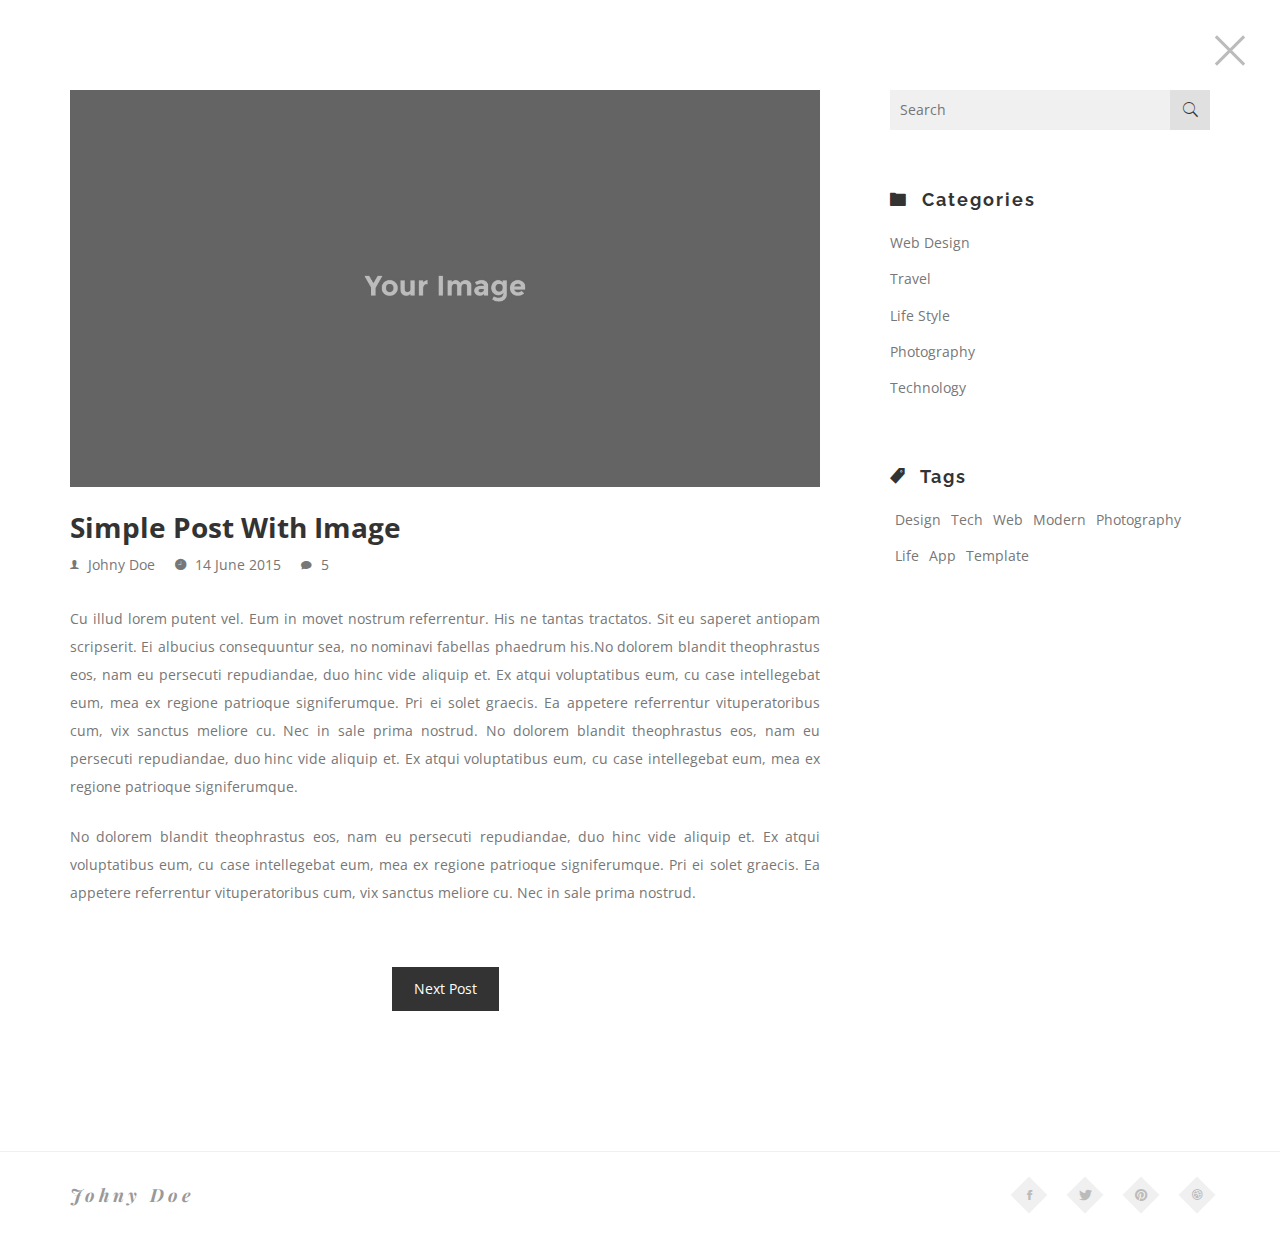
<file: post.html>
<!DOCTYPE html>
<html class='no-js' >
	
	<head>
		
		
		<meta charset="utf-8">
		<meta http-equiv="X-UA-Compatible" content="IE=edge">
		<meta name="viewport" content="width=device-width, initial-scale=1">
		<!-- The above 3 meta tags *must* come first in the head; any other head content must come *after* these tags -->
	
		
		<title>Symp - Personal Resume/CV HTML Template</title>
		
		<!--[if lt IE 9]>
		  <script src="//html5shim.googlecode.com/svn/trunk/html5.js"></script>
		<![endif]-->

		
		<link rel='stylesheet' type='text/css' href='bootstrap/css/bootstrap.min.css' >
		<link rel='stylesheet' type='text/css' href='css/ionicons.min.css' >
		<link rel='stylesheet' type='text/css' href='css/owl.carousel.css' >
		<link rel='stylesheet' type='text/css' href='css/owl.theme.css' >
		<link rel='stylesheet' type='text/css' href='css/owl.transitions.css' >
		<link rel='stylesheet' type='text/css' href='css/magnific-popup.css' >
		<link rel='stylesheet' type='text/css' href='css/style.css' >
		<link rel='stylesheet' type='text/css' href='css/color-default.css' >
		
		
	</head>
	
	<body >
		
		
		<!--close button-->
		<a href='index.html' class='close-btn' >
			<span></span>
			<span></span>
		</a>
		<!--/close button-->
		
		
		<div id='preloader' >
		
			<div class='loader' >
				<img src='img/load.gif' alt='symp' >
			</div>
			
		</div>
		
		
		<div id='wrapper' >
			
			<section id='post' class='blog-page blog-section' >
				
				<div class='posts-block section-block' >
					
					<div class='container' >
						
						<div class='row' >
							
							<div class='col-md-8' >
								
								<div class='post' >
									
									<div class='media' >
										<img src='img/bg3.jpg' alt='symp' >
									</div>
									
									<div class='content' >
										
										<h4>
											<a href='#' >
												Simple Post With Image
											</a>
										</h4>
										
										<ul class='post-icons' >
											
											<li>
												<i class='ion-ios-person' ></i>
												<span>Johny Doe</span>
											</li>
											
											<li>
												<i class='ion-ios-clock' ></i>
												<span>14 June 2015</span>
											</li>
											
											<li>
												<i class='ion-ios-chatbubble' ></i>
												<span>5</span>
											</li>
											
											
											
										</ul>
										
										<p>
											Cu illud lorem putent vel. Eum in movet nostrum referrentur. His ne tantas tractatos. Sit eu saperet antiopam scripserit. Ei albucius consequuntur sea, no nominavi fabellas phaedrum his.No dolorem blandit theophrastus eos, nam eu persecuti repudiandae, duo hinc vide aliquip et. Ex atqui voluptatibus eum, cu case intellegebat eum, mea ex regione patrioque signiferumque. Pri ei solet graecis. Ea appetere referrentur vituperatoribus cum, vix sanctus meliore cu. Nec in sale prima nostrud.
											No dolorem blandit theophrastus eos, nam eu persecuti repudiandae, duo hinc vide aliquip et. Ex atqui voluptatibus eum, cu case intellegebat eum, mea ex regione patrioque signiferumque.
										</p>
										<p>
											No dolorem blandit theophrastus eos, nam eu persecuti repudiandae, duo hinc vide aliquip et. Ex atqui voluptatibus eum, cu case intellegebat eum, mea ex regione patrioque signiferumque. Pri ei solet graecis. Ea appetere referrentur vituperatoribus cum, vix sanctus meliore cu. Nec in sale prima nostrud.
										</p>
										
									</div>
									
								</div>
								
								<div class='post-more' >
									<a href='#' class='more-link' >
										Next Post
									</a>
								</div>
								
							</div>
							
							<div class='col-md-4' >
								
								<div class='sidebar' >
									
									<div class='sidebar-widget' >
										
										<div class='search-box' >
											
											<input type='text' placeholder='Search' class='search-input' >
											
											<a class='search-btn' href='#' >
												<i class='ion-ios-search' ></i>
											</a>
											
										</div>
										
									</div>
									
									<div class='sidebar-widget' >
										<div class='categories-widget' >
										
											<div class='widget-header' >
												<h4>
													<i class='ion-ios-folder' ></i> Categories
												</h4>
											</div>
											
											<ul class='sidebar-list' >
												
												<li>
													<a href='#' >Web Design</a>
												</li>
												
												<li>
													<a href='#' >Travel</a>
												</li>
												
												<li>
													<a href='#' >Life Style</a>
												</li>
												
												<li>
													<a href='#' >Photography</a>
												</li>
												
												<li>
													<a href='#' >Technology</a>
												</li>
												
												
												
											</ul>
										
										</div>
									</div>
									
									<div class='sidebar-widget' >
										<div class='widget-header' >
											<h4>
												<i class='ion-ios-pricetag' ></i>
												Tags
											</h4>
										</div>
										
										<ul class='sidebar-list list-inline' >
											<li>
												<a href='#' >Design</a>
											</li>
											<li>
												<a href='#' >Tech</a>
											</li>
											<li>
												<a href='#' >Web</a>
											</li>
											<li>
												<a href='#' >Modern</a>
											</li>
											<li>
												<a href='#' >Photography</a>
											</li>
											<li>
												<a href='#' >Life</a>
											</li>
											<li>
												<a href='#' >App</a>
											</li>
											<li>
												<a href='#' >Template</a>
											</li>
											
										</ul>
										
									</div>
									
								</div>
								
							</div>
							
						
						</div>
						
					</div>
					
				</div>
				
				
				<div class='footer bg-lightgray section-block' >
					
					<div class='container' >
						
						<div class='row' >
							
							<div class='col-md-6 text-left' >
								<h4>Johny Doe</h4>
							</div>
							
							<div class='col-md-6 text-right' >
								<ul class='footer-social' >
									<li>
										<a href='#' >
											<i class='ion-social-facebook' ></i>
										</a>
									</li>
									<li>
										<a href='#' >
											<i class='ion-social-twitter' ></i>
										</a>
									</li>
									<li>
										<a href='#' >
											<i class='ion-social-pinterest' ></i>
										</a>
									</li>
									<li>
										<a href='#' >
											<i class='ion-social-dribbble' ></i>
										</a>
									</li>
								</ul>
							</div>
							
						</div>
						
						
					</div>
					
				</div>
				
				
			</section>
			
		</div>
		
		<script src='js/jquery.min.js' ></script>
		<script src='js/jquery.stellar.min.js' ></script>
		<script src='js/modernizr.js' ></script>
		<script src='js/owl.carousel.min.js' ></script>
		<script src='js/jquery.shuffle.min.js' ></script>
		<script src='js/jquery.magnific-popup.min.js' ></script>
		<script src='js/validator.min.js' ></script>
		<script src='js/smoothscroll.js' ></script>
		<script src='js/script.js' ></script>
		
	</body>
	
</html>
</file>
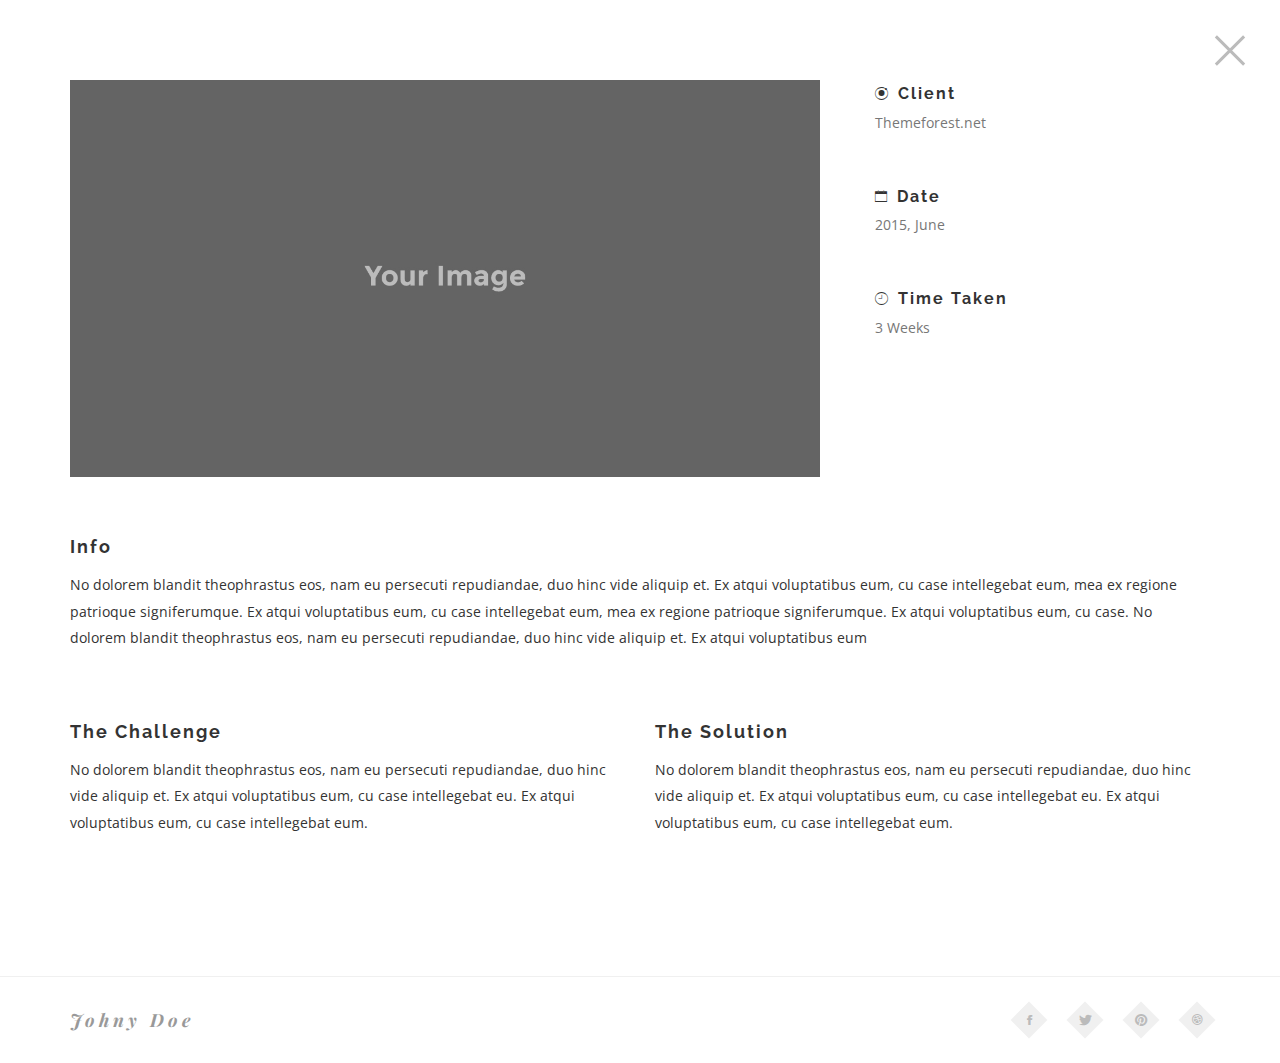
<file: work.html>
<!DOCTYPE html>
<html class='no-js' >
	
	<head>
		
		
		<meta charset="utf-8">
		<meta http-equiv="X-UA-Compatible" content="IE=edge">
		<meta name="viewport" content="width=device-width, initial-scale=1">
		<!-- The above 3 meta tags *must* come first in the head; any other head content must come *after* these tags -->
	
		<title>Symp - Personal Resume/CV HTML Template</title>
		
		<!--[if lt IE 9]>
		  <script src="//html5shim.googlecode.com/svn/trunk/html5.js"></script>
		<![endif]-->

		
		<link rel='stylesheet' type='text/css' href='bootstrap/css/bootstrap.min.css' >
		<link rel='stylesheet' type='text/css' href='css/ionicons.min.css' >
		<link rel='stylesheet' type='text/css' href='css/owl.carousel.css' >
		<link rel='stylesheet' type='text/css' href='css/owl.theme.css' >
		<link rel='stylesheet' type='text/css' href='css/owl.transitions.css' >
		<link rel='stylesheet' type='text/css' href='css/style.css' >
		<link rel='stylesheet' type='text/css' href='css/color-default.css' >
		
		
	</head>
	
	<body>
		
		
		<!--close button-->
		<a href='index.html' class='close-btn' >
			<span></span>
			<span></span>
		</a>
		<!--/close button-->
		
		
		<!--preloader-->
		<div id='preloader' >
		
			<div class='loader' >
				<img src='img/load.gif' alt='symp' >
			</div>
			
		</div>
		<!--/preloader-->
		
		
		<div id='wrapper' >
			
			<section class='single-work' >
				
				<div class='container' >
					
					
					<div class='row' >
						
						<div class='col-md-8' >
							
							<img src='img/bg3.jpg' alt='symp' >
						
						</div>
						
						
						<div class='col-md-4' >
							
							<ul class='work-info' >
								
								<li>
									
									<h4><i class='ion-ionic' ></i>Client</h4>
									
									<p>Themeforest.net</p>
									
								</li>
								
								<li>
									
									<h4><i class='ion-ios-calendar-outline' ></i>Date</h4>
									
									<p>2015, June</p>
									
								</li>
								
								
								
								<li>
									
									<h4><i class='ion-ios-clock-outline' ></i>Time Taken</h4>
									
									<p>3 Weeks</p>
									
								</li>
								
								
								
								
								
								
							</ul>
							
						</div>
						
						
						
					</div>
					
					
					<div class='work-content' >
						
						<div class='block' >
							
							<h4>Info</h4>
							
							<p>
								No dolorem blandit theophrastus eos, nam eu persecuti repudiandae, duo hinc vide aliquip et. Ex atqui voluptatibus eum, cu case intellegebat eum, mea ex regione patrioque signiferumque. Ex atqui voluptatibus eum, cu case intellegebat eum, mea ex regione patrioque signiferumque. Ex atqui voluptatibus eum, cu case. No dolorem blandit theophrastus eos, nam eu persecuti repudiandae, duo hinc vide aliquip et. Ex atqui voluptatibus eum
							</p>
							
						</div>
						
						<div class='block row' >
							
							
							<div class='col-md-6' >
								
								<h4>The Challenge</h4>
								
								<p>
									No dolorem blandit theophrastus eos, nam eu persecuti repudiandae, duo hinc vide aliquip et. Ex atqui voluptatibus eum, cu case intellegebat eu. Ex atqui voluptatibus eum, cu case intellegebat eum.
								</p>
								
							</div>
							
							
							<div class='col-md-6' >
								
								<h4>The Solution</h4>
								
								<p>
									No dolorem blandit theophrastus eos, nam eu persecuti repudiandae, duo hinc vide aliquip et. Ex atqui voluptatibus eum, cu case intellegebat eu. Ex atqui voluptatibus eum, cu case intellegebat eum.
								</p>
								
							</div>
							
							
							
							
						</div>
						
					</div>
					
					
				</div>
				
			</section>
			
			
			<div class='footer bg-lightgray section-block' >
				
				<div class='container' >
					
					<div class='row' >
						
						<div class='col-md-6 text-left' >
							<h4>Johny Doe</h4>
						</div>
						
						<div class='col-md-6 text-right' >
							<ul class='footer-social' >
								<li>
									<a href='#' >
										<i class='ion-social-facebook' ></i>
									</a>
								</li>
								<li>
									<a href='#' >
										<i class='ion-social-twitter' ></i>
									</a>
								</li>
								<li>
									<a href='#' >
										<i class='ion-social-pinterest' ></i>
									</a>
								</li>
								<li>
									<a href='#' >
										<i class='ion-social-dribbble' ></i>
									</a>
								</li>
							</ul>
						</div>
						
					</div>
					
					
				</div>
				
			</div>
			
			
			
		</div>
		
		<script src='js/jquery.min.js' ></script>
		<script src='js/jquery.stellar.min.js' ></script>
		<script src='js/modernizr.js' ></script>
		<script src='js/owl.carousel.min.js' ></script>
		<script src='js/jquery.shuffle.min.js' ></script>
		<script src='js/jquery.magnific-popup.min.js' ></script>
		<script src='js/validator.min.js' ></script>
		<script src='js/smoothscroll.js' ></script>
		<script src='js/script.js' ></script>
		
	</body>
	
</html>
</file>
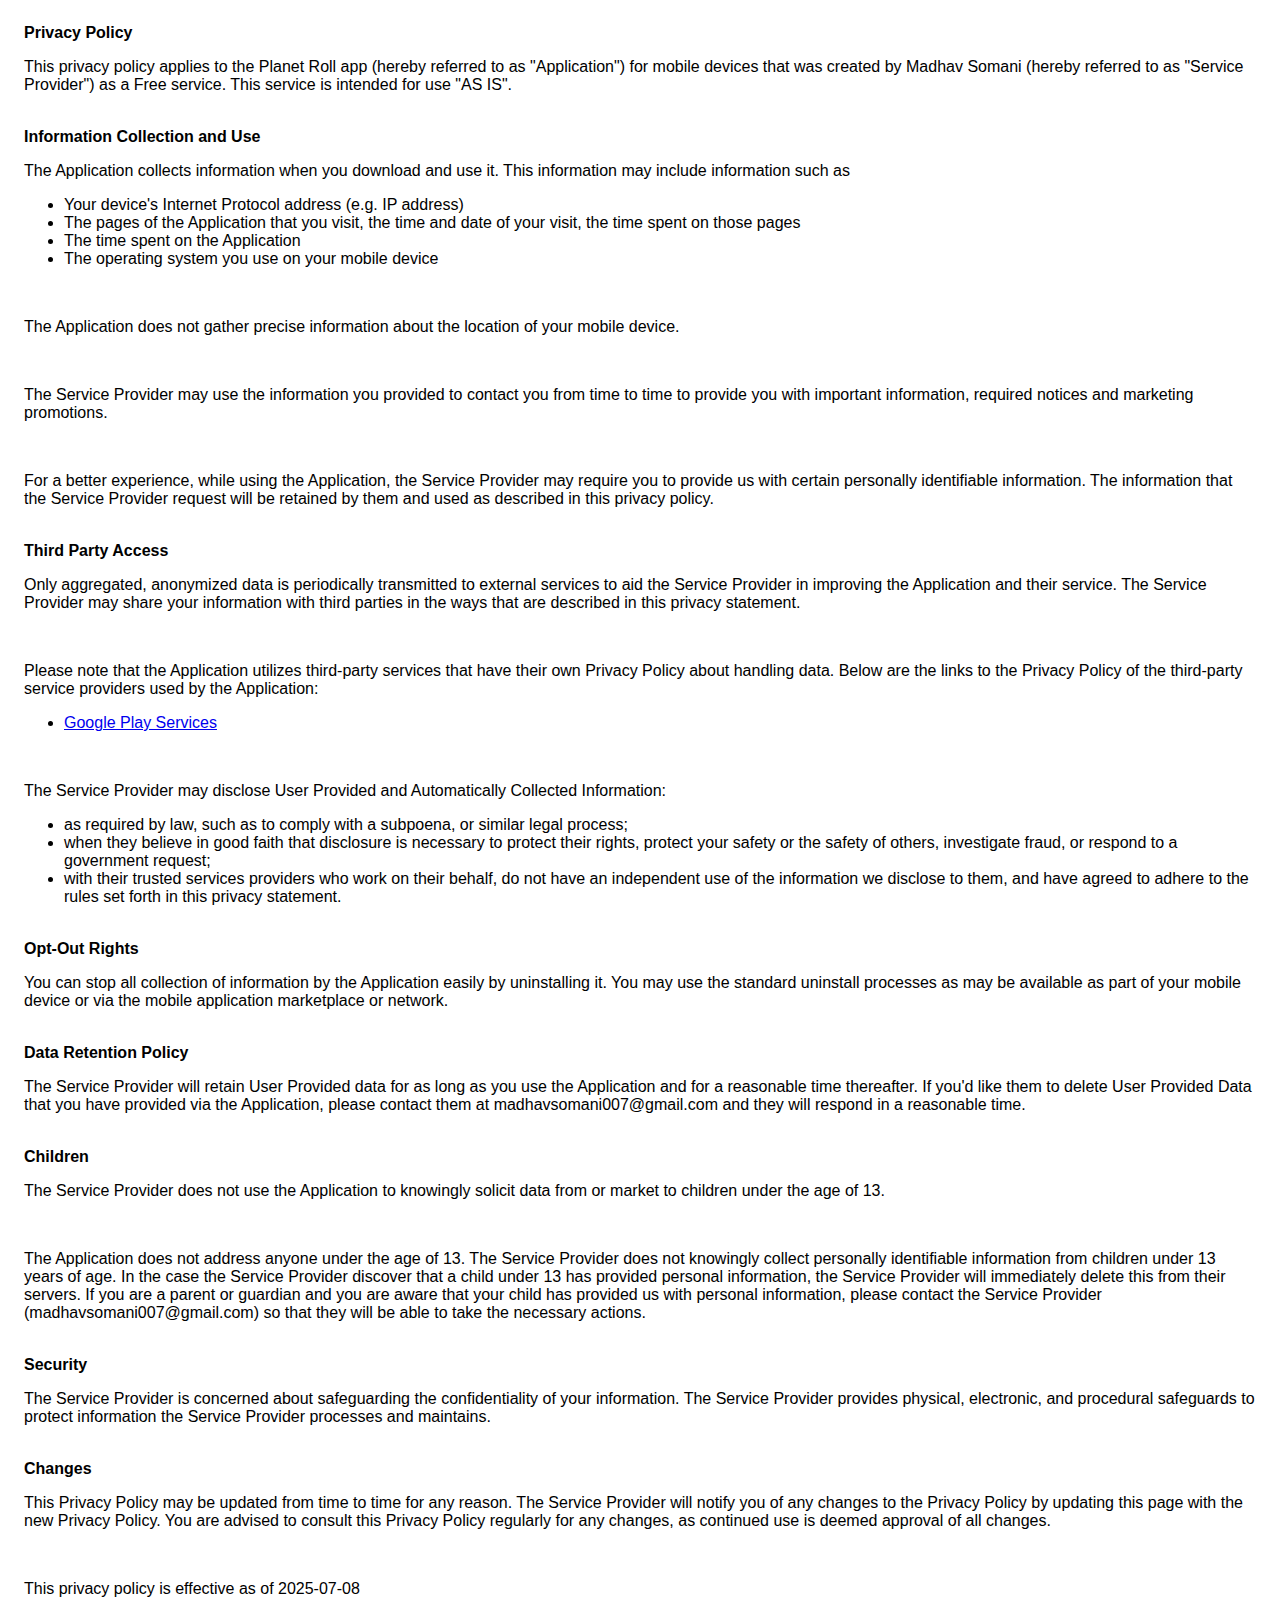
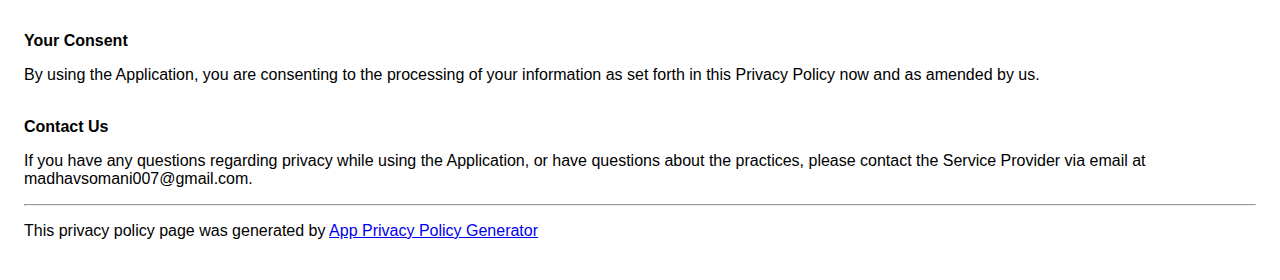
<file: Privacy/planetroll.html>
<!DOCTYPE html>
    <html>
    <head>
      <meta charset='utf-8'>
      <meta name='viewport' content='width=device-width'>
      <title>Privacy Policy</title>
      <style> body { font-family: 'Helvetica Neue', Helvetica, Arial, sans-serif; padding:1em; } </style>
    </head>
    <body>
    <strong>Privacy Policy</strong><p>This privacy policy applies to the Planet Roll app (hereby referred to as "Application") for mobile devices that was created by Madhav Somani (hereby referred to as "Service Provider") as a Free service. This service is intended for use "AS IS".</p><br><strong>Information Collection and Use</strong><p>The Application collects information when you download and use it. This information may include information such as </p><ul><li>Your device's Internet Protocol address (e.g. IP address)</li><li>The pages of the Application that you visit, the time and date of your visit, the time spent on those pages</li><li>The time spent on the Application</li><li>The operating system you use on your mobile device</li></ul><p></p><br><p>The Application does not gather precise information about the location of your mobile device.</p><div style="display: none;"><p>The Application collects your device's location, which helps the Service Provider determine your approximate geographical location and make use of in below ways:</p><ul><li>Geolocation Services: The Service Provider utilizes location data to provide features such as personalized content, relevant recommendations, and location-based services.</li><li>Analytics and Improvements: Aggregated and anonymized location data helps the Service Provider to analyze user behavior, identify trends, and improve the overall performance and functionality of the Application.</li><li>Third-Party Services: Periodically, the Service Provider may transmit anonymized location data to external services. These services assist them in enhancing the Application and optimizing their offerings.</li></ul></div><br><p>The Service Provider may use the information you provided to contact you from time to time to provide you with important information, required notices and marketing promotions.</p><br><p>For a better experience, while using the Application, the Service Provider may require you to provide us with certain personally identifiable information. The information that the Service Provider request will be retained by them and used as described in this privacy policy.</p><br><strong>Third Party Access</strong><p>Only aggregated, anonymized data is periodically transmitted to external services to aid the Service Provider in improving the Application and their service. The Service Provider may share your information with third parties in the ways that are described in this privacy statement.</p><div><br><p>Please note that the Application utilizes third-party services that have their own Privacy Policy about handling data. Below are the links to the Privacy Policy of the third-party service providers used by the Application:</p><ul><li><a href="https://www.google.com/policies/privacy/" target="_blank" rel="noopener noreferrer">Google Play Services</a></li><!----><!----><!----><!----><!----><!----><!----><!----><!----><!----><!----><!----><!----><!----><!----><!----><!----><!----><!----><!----><!----><!----><!----><!----><!----><!----><!----><!----><!----><!----><!----></ul></div><br><p>The Service Provider may disclose User Provided and Automatically Collected Information:</p><ul><li>as required by law, such as to comply with a subpoena, or similar legal process;</li><li>when they believe in good faith that disclosure is necessary to protect their rights, protect your safety or the safety of others, investigate fraud, or respond to a government request;</li><li>with their trusted services providers who work on their behalf, do not have an independent use of the information we disclose to them, and have agreed to adhere to the rules set forth in this privacy statement.</li></ul><p></p><br><strong>Opt-Out Rights</strong><p>You can stop all collection of information by the Application easily by uninstalling it. You may use the standard uninstall processes as may be available as part of your mobile device or via the mobile application marketplace or network.</p><br><strong>Data Retention Policy</strong><p>The Service Provider will retain User Provided data for as long as you use the Application and for a reasonable time thereafter. If you'd like them to delete User Provided Data that you have provided via the Application, please contact them at madhavsomani007@gmail.com and they will respond in a reasonable time.</p><br><strong>Children</strong><p>The Service Provider does not use the Application to knowingly solicit data from or market to children under the age of 13.</p><div><br><p>The Application does not address anyone under the age of 13.
The Service Provider does not knowingly collect personally
identifiable information from children under 13 years of age. In the case
the Service Provider discover that a child under 13 has provided
personal information, the Service Provider will immediately
delete this from their servers. If you are a parent or guardian
and you are aware that your child has provided us with
personal information, please contact the Service Provider (madhavsomani007@gmail.com) so that
they will be able to take the necessary actions.</p></div><!----><br><strong>Security</strong><p>The Service Provider is concerned about safeguarding the confidentiality of your information. The Service Provider provides physical, electronic, and procedural safeguards to protect information the Service Provider processes and maintains.</p><br><strong>Changes</strong><p>This Privacy Policy may be updated from time to time for any reason. The Service Provider will notify you of any changes to the Privacy Policy by updating this page with the new Privacy Policy. You are advised to consult this Privacy Policy regularly for any changes, as continued use is deemed approval of all changes.</p><br><p>This privacy policy is effective as of 2025-07-08</p><br><strong>Your Consent</strong><p>By using the Application, you are consenting to the processing of your information as set forth in this Privacy Policy now and as amended by us.</p><br><strong>Contact Us</strong><p>If you have any questions regarding privacy while using the Application, or have questions about the practices, please contact the Service Provider via email at madhavsomani007@gmail.com.</p><hr><p>This privacy policy page was generated by <a href="https://app-privacy-policy-generator.nisrulz.com/" target="_blank" rel="noopener noreferrer">App Privacy Policy Generator</a></p>
    </body>
    </html>
</file>
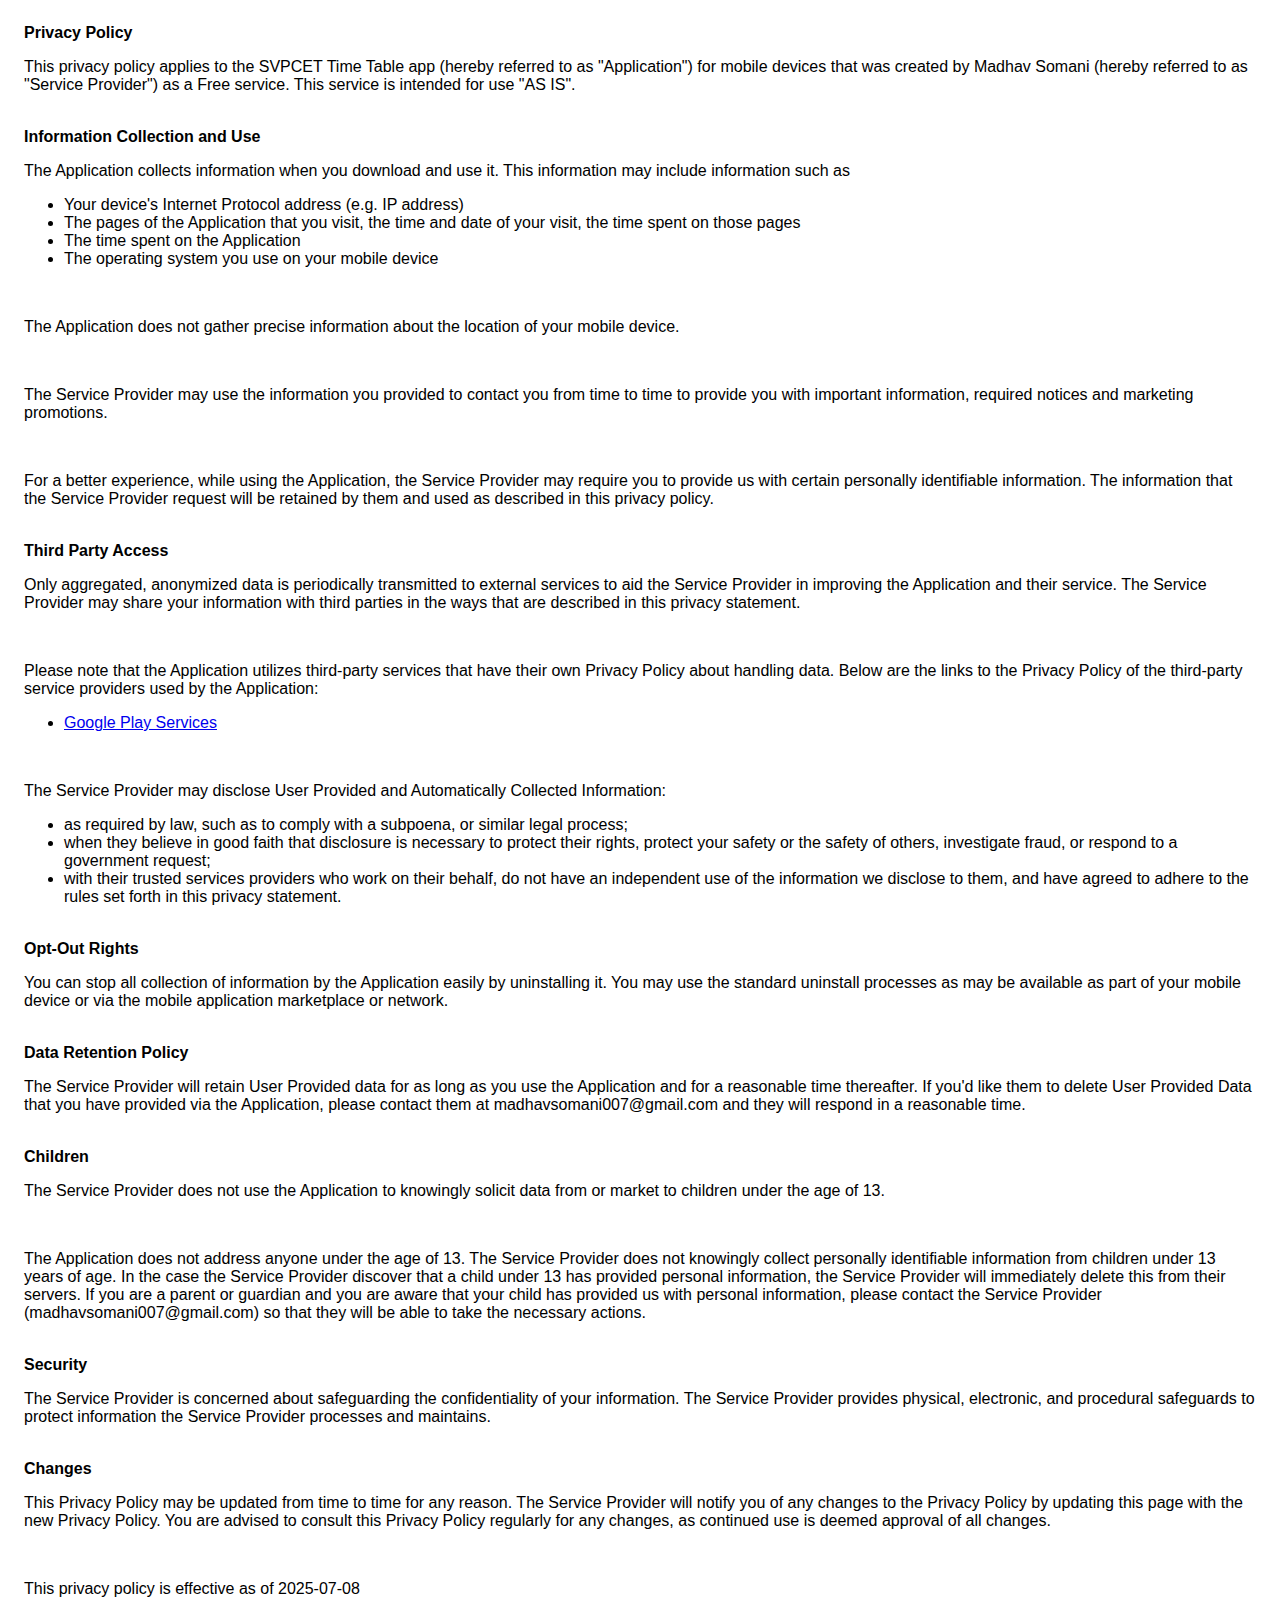
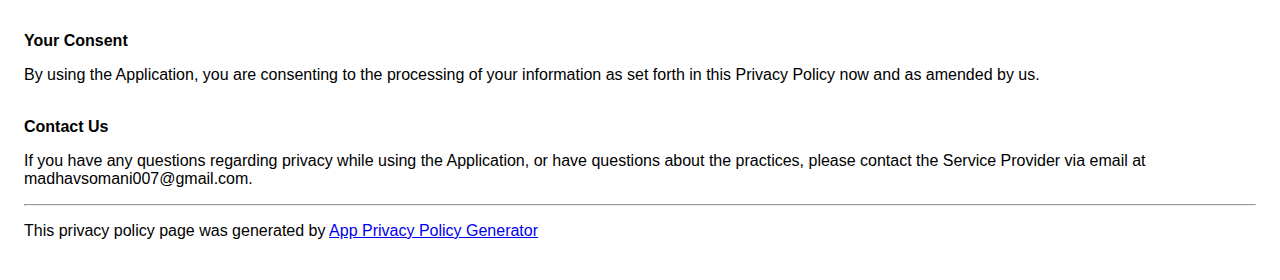
<file: Privacy/svpcettimetable.html>
<!DOCTYPE html>
    <html>
    <head>
      <meta charset='utf-8'>
      <meta name='viewport' content='width=device-width'>
      <title>Privacy Policy</title>
      <style> body { font-family: 'Helvetica Neue', Helvetica, Arial, sans-serif; padding:1em; } </style>
    </head>
    <body>
    <strong>Privacy Policy</strong><p>This privacy policy applies to the SVPCET Time Table app (hereby referred to as "Application") for mobile devices that was created by Madhav Somani (hereby referred to as "Service Provider") as a Free service. This service is intended for use "AS IS".</p><br><strong>Information Collection and Use</strong><p>The Application collects information when you download and use it. This information may include information such as </p><ul><li>Your device's Internet Protocol address (e.g. IP address)</li><li>The pages of the Application that you visit, the time and date of your visit, the time spent on those pages</li><li>The time spent on the Application</li><li>The operating system you use on your mobile device</li></ul><p></p><br><p>The Application does not gather precise information about the location of your mobile device.</p><div style="display: none;"><p>The Application collects your device's location, which helps the Service Provider determine your approximate geographical location and make use of in below ways:</p><ul><li>Geolocation Services: The Service Provider utilizes location data to provide features such as personalized content, relevant recommendations, and location-based services.</li><li>Analytics and Improvements: Aggregated and anonymized location data helps the Service Provider to analyze user behavior, identify trends, and improve the overall performance and functionality of the Application.</li><li>Third-Party Services: Periodically, the Service Provider may transmit anonymized location data to external services. These services assist them in enhancing the Application and optimizing their offerings.</li></ul></div><br><p>The Service Provider may use the information you provided to contact you from time to time to provide you with important information, required notices and marketing promotions.</p><br><p>For a better experience, while using the Application, the Service Provider may require you to provide us with certain personally identifiable information. The information that the Service Provider request will be retained by them and used as described in this privacy policy.</p><br><strong>Third Party Access</strong><p>Only aggregated, anonymized data is periodically transmitted to external services to aid the Service Provider in improving the Application and their service. The Service Provider may share your information with third parties in the ways that are described in this privacy statement.</p><div><br><p>Please note that the Application utilizes third-party services that have their own Privacy Policy about handling data. Below are the links to the Privacy Policy of the third-party service providers used by the Application:</p><ul><li><a href="https://www.google.com/policies/privacy/" target="_blank" rel="noopener noreferrer">Google Play Services</a></li><!----><!----><!----><!----><!----><!----><!----><!----><!----><!----><!----><!----><!----><!----><!----><!----><!----><!----><!----><!----><!----><!----><!----><!----><!----><!----><!----><!----><!----><!----><!----></ul></div><br><p>The Service Provider may disclose User Provided and Automatically Collected Information:</p><ul><li>as required by law, such as to comply with a subpoena, or similar legal process;</li><li>when they believe in good faith that disclosure is necessary to protect their rights, protect your safety or the safety of others, investigate fraud, or respond to a government request;</li><li>with their trusted services providers who work on their behalf, do not have an independent use of the information we disclose to them, and have agreed to adhere to the rules set forth in this privacy statement.</li></ul><p></p><br><strong>Opt-Out Rights</strong><p>You can stop all collection of information by the Application easily by uninstalling it. You may use the standard uninstall processes as may be available as part of your mobile device or via the mobile application marketplace or network.</p><br><strong>Data Retention Policy</strong><p>The Service Provider will retain User Provided data for as long as you use the Application and for a reasonable time thereafter. If you'd like them to delete User Provided Data that you have provided via the Application, please contact them at madhavsomani007@gmail.com and they will respond in a reasonable time.</p><br><strong>Children</strong><p>The Service Provider does not use the Application to knowingly solicit data from or market to children under the age of 13.</p><div><br><p>The Application does not address anyone under the age of 13.
The Service Provider does not knowingly collect personally
identifiable information from children under 13 years of age. In the case
the Service Provider discover that a child under 13 has provided
personal information, the Service Provider will immediately
delete this from their servers. If you are a parent or guardian
and you are aware that your child has provided us with
personal information, please contact the Service Provider (madhavsomani007@gmail.com) so that
they will be able to take the necessary actions.</p></div><!----><br><strong>Security</strong><p>The Service Provider is concerned about safeguarding the confidentiality of your information. The Service Provider provides physical, electronic, and procedural safeguards to protect information the Service Provider processes and maintains.</p><br><strong>Changes</strong><p>This Privacy Policy may be updated from time to time for any reason. The Service Provider will notify you of any changes to the Privacy Policy by updating this page with the new Privacy Policy. You are advised to consult this Privacy Policy regularly for any changes, as continued use is deemed approval of all changes.</p><br><p>This privacy policy is effective as of 2025-07-08</p><br><strong>Your Consent</strong><p>By using the Application, you are consenting to the processing of your information as set forth in this Privacy Policy now and as amended by us.</p><br><strong>Contact Us</strong><p>If you have any questions regarding privacy while using the Application, or have questions about the practices, please contact the Service Provider via email at madhavsomani007@gmail.com.</p><hr><p>This privacy policy page was generated by <a href="https://app-privacy-policy-generator.nisrulz.com/" target="_blank" rel="noopener noreferrer">App Privacy Policy Generator</a></p>
    </body>
    </html>
</file>
<file: css/style.css>
/*=======================================================================
	
	Item Name 		|		Symp - Responsive One Page VCard/Resume Template
	
	Author Name		|		Noman Ali Samejo
	
-------------------------------------------------------------------------
	CSS Structure
-------------------------------------------------------------------------
	
	01- General CSS
	02- Preloader
	03- Front Section
	04- About Section
	05- Resume Section
	06- Services Section
	07- Blog Section
	08- Portfolio Section
	09- Contact Section
	10- Work Page
	11- Single Post Page
	12- Responsive CSS
	
	*Colors are in separate files.
	
=======================================================================*/






/*Importing Google Fonts */
@import url(https://fonts.googleapis.com/css?family=Raleway:400,700,600,300|Playfair+Display:700italic,400italic|Crimson+Text:400italic,600italic|Open+Sans:400,700);

/*=======================================================================
	General CSS
=======================================================================*/
*{
	margin:0;
	padding:0;
	outline:none;
	font-family: Open Sans, sans-serif;
}
h1, h2, h3, h4, h5, h6,
.h1, .h2, .h3, .h4, .h5, .h6{
	font-weight:bold;
	font-family: Raleway, sans-serif;
}
::-webkit-scrollbar{
	height:10px;
	width:10px;
	background:#FFF;
}
::-webkit-scrollbar-thumb{
	background:#BBB;
	border:solid 2px #FFF;
}
::-webkit-scrollbar-thumb:hover{
	background:#888;
}
::-moz-scrollbar{
	height:10px;
	width:10px;
	background:#FFF;
}
::-moz-scrollbar-thumb{
	background:#BBB;
	border:solid 2px #FFF;
}
::-moz-scrollbar-thumb:hover{
	background:#888;
}
img{
	max-width:100%;
}
.parallax{
	background-size:cover;
}
body.section-show{
	overflow:hidden;
}
body a.close-btn,
body.section-show .close-btn{
	opacity:1;
	z-index:100;
	-webkit-transition:opacity .4s 1.2s ease, background .3s ease;
	-moz-transition:opacity .4s 1.2s ease, background .3s ease;
	transition:opacity .4s 1.2s ease, background .3s ease;
	overflow:hidden;
}
.close-btn{
	position:fixed;
	height:64px;
	width:64px;
	cursor:pointer;
	display:block;
	top:18px;
	right:18px;
	opacity:0;
	z-index:-99;
}
.close-btn > span{
	height:3px;
	width:40px;
	background:#BBB;
	position:absolute;
	top:50%;
	left:50%;
	margin-left:-20px;
	margin-top:-1.5px;
}
.close-btn > span:before{
	content: ' ';
	position:absolute;
	top:0;
	width:0;
	height:inherit;
	background:#B7A389;
}
.close-btn > span:nth-of-type(1){
	-webkit-transform:rotate(45deg);
	-moz-transform:rotate(45deg);
	-ms-transform:rotate(45deg);
	-o-transform:rotate(45deg);
	transform:rotate(45deg);
}
.close-btn > span:nth-of-type(2){
	-webkit-transform:rotate(-45deg);
	-moz-transform:rotate(-45deg);
	-ms-transform:rotate(-45deg);
	-o-transform:rotate(-45deg);
	transform:rotate(-45deg);
}
.close-btn > span:nth-of-type(1):before{
	left:0;
}
.close-btn > span:nth-of-type(2):before{
	right:0;
}
.close-btn:hover > span{
	background:transparent;
}
.close-btn:hover > span:before{
	-webkit-transition:all .3s ease;
	-moz-transition:all .3s ease;
	transition:all .3s ease;
	width:100%;
}
.close-btn:hover > span:nth-of-type(2):before{
	-webkit-transition-delay:.3s;	
	-moz-transition-delay:.3s;	
	transition-delay:.3s;	
}
.section-header h2{
	font-size:32px;
	letter-spacing:6px;
	color:#333;
	margin-top:0;
	margin-bottom:35px;
	font-weight:300;
}
.section-header p{
	margin-top:30px;
	line-height:1.7em;
	color:#8A8A8A;
	font-size:16px;
}
#wrapper{
	overflow-x:hidden;
}
.front-section{
	background:#FFF;
}
.section{
	position:fixed;
	left:0;
	right:0;
	top:0;
	bottom:0;
	border:solid 4px #BBB;
	padding-top:100px;
	z-index:-9;
	background:#FFF;
	overflow-y:auto;
	opacity:0;
	visibility:hidden;
	transition: all .3s ease;
}
body.section-show .section.active{
	-webkit-transition:opacity .4s 1.2s ease;
	-moz-transition:opacity .4s 1.2s ease;
	transition:opacity .4s 1.2s ease;
	z-index:99;
	opacity:1;
	visibility:visible;
}
.bg-lightgray{
	background:#F5F5F5;
}
.footer{
	padding:30px 0;
	background:#FFF;
	border-top:solid 1px #F0F0F0;
}
.footer h4{
	font-size:18px;
	letter-spacing:4px;
	margin:0;
	margin-top:3.5px;
	font-style:italic;
	font-family:'Playfair Display', serif;
	color:#999;
}
.footer-social{
	margin:0;
	padding:0;
	list-style:none;
	font-size:0;
}
.footer-social > li{
	display:inline-block;
	*display:inline;
	*zoom:1;
	margin-left:30px;
}
.footer-social > li > a{
	text-decoration:none;
	height:26px;
	width:26px;
	line-height:26px;
	vertical-align:middle;
	-webkit-transform:rotate(45deg);
	-moz-transform:rotate(45deg);
	-ms-transform:rotate(45deg);
	-o-transform:rotate(45deg);
	transform:rotate(45deg);
	-webkit-transition:all .3s ease-in-out;
	-moz-transition:all .3s ease-in-out;
	transition:all .3s ease-in-out;
	display:block;
	text-align:center;
	color:#BBB;
	background:#F0F0F0;
	font-size:0;
}
.footer-social > li > a > i{
	-webkit-transform:rotate(-45deg);
	-moz-transform:rotate(-45deg);
	-ms-transform:rotate(-45deg);
	-o-transform:rotate(-45deg);
	transform:rotate(-45deg);
	display:inline-block;
	*display:inline;
	*zoom:1;
	line-height:inherit;
	width:inherit;
	height:inherit;
	vertical-align:middle;
}
.footer-social > li > a > i:before{
	font-size:14px;
	line-height:1em;
	vertical-align:middle;
}
.footer-social > li > a:hover{
	background:#B7A389;
	color:#FFF;
}
.section-block > .container,
.section-block{
	position:relative;
}
.section-block{
	overflow:hidden;
}

/*=======================================================================
	Preloader
=======================================================================*/
.js #preloader{
	position:fixed;
	top:0;
	left:0;
	right:0;
	bottom:0;
	background:#FFF;
	z-index:199;
	-webkit-transition:all .5s ease;
	-moz-transition:all .5s ease;
	transition:all .5s ease;
}
.js #preloader .loader{
	position:absolute;
	top:50%;
	left:50%;
	-webkit-transform:translate(-50%, -50%);	
	-moz-transform:translate(-50%, -50%);	
	-ms-transform:translate(-50%, -50%);	
	-o-transform:translate(-50%, -50%);	
	transform:translate(-50%, -50%);	
}
.js body.loaded #preloader{
	-webkit-transform:scale(.6) translateY(-100%);
	-moz-transform:scale(.6) translateY(-100%);
	-ms-transform:scale(.6) translateY(-100%);
	-o-transform:scale(.6) translateY(-100%);
	transform:scale(.6) translateY(-100%);
	opacity:0;
	visibility:hidden;
	z-index:-1;
}
.no-js #preloader{
	display:none;
}

.divider-draft{
	position:relative;
	height:2px;
	background:#333;
	width:40px;
	display:block;
	margin:15px 0;
}
.divider-draft:before,
.divider-draft:after{
	content: ' ';
	width:25px;
	height:1px;
	background:#333;
	position:absolute;
	left:0;
}
.divider-draft.center{
	margin:auto;
}
.divider-draft.center:before,
.divider-draft.center:after{
	right:0;
	margin:auto;
}
.divider-draft:before{
	top:-6px;
}
.divider-draft:after{
	bottom:-6px;
}

/*=======================================================================
	Front Section
=======================================================================*/
body.section-show .transition-mask{
	position:absolute;
	top:260px;
	height:500px;
	width:500px;
	left:0;
	right:0;
	margin:auto;
	z-index:22;
	transform:rotate(45deg);
	overflow:hidden;
	-webkit-animation: fill2 .8s .4s both ease;
	-moz-animation: fill2 .8s .4s both ease;
	animation: fill2 .8s .4s both ease;
}
body .transition-mask:before{
	content: ' ';
	position:absolute;
	bottom:0;
	right:0;
	height:100%;
	width:100%;
}
body.section-show .transition-mask:before{
	-webkit-animation: fill .4s both ease;
	-moz-animation: fill .4s both ease;
	animation: fill .4s both ease;
	background:#CCC;
}

@-webkit-keyframes fill2{
	0%{
		transform:rotate(45deg);
	}
	100%{
		z-index:50;
		transform:rotate(0deg);
		height:100%;
		width:100%;
		top:0;
		bottom:auto;
	}
}
@keyframes fill2{
	0%{
		-webkit-transform:rotate(45deg);
		-moz-transform:rotate(45deg);
		-ms-transform:rotate(45deg);
		-o-transform:rotate(45deg);
		transform:rotate(45deg);
	}
	100%{
		z-index:50;
		-webkit-transform:rotate(0deg);
		-moz-transform:rotate(0deg);
		-ms-transform:rotate(0deg);
		-o-transform:rotate(0deg);
		transform:rotate(0deg);
		height:100%;
		width:100%;
		top:0;
		bottom:auto;
	}
}



@-webkit-keyframes fill{
	0%{
		width:0%;
	}
	100%{
		width:100%;
	}
}

@keyframes fill{
	0%{
		width:0%;
	}
	100%{
		width:100%;
	}
}



.front-section{
	padding-top:60px;
	padding-bottom:200px;
	position:relative;
}
.front-heading{
	text-align:center;
	margin-top:190px;
}
.front-heading > h2{
	font-size:55px;
	font-weight:lighter;
	letter-spacing:15px;
	position:relative;
	position:relative;
	line-height:1em;
	display:inline-block;
	*display:inline;
	*zoom:1;
	z-index:10;
	color:#999;
	font-family: 'Playfair Display', serif;
	font-style:italic;
}

.front-person-img{
	width:500px;
	height:500px;
	overflow:hidden;
	background:#F0F0F0;
	position:relative;
	z-index:15;
	-webkit-transition:height .5s .3s ease, transform .5s .8s ease;
	-moz-transition:height .5s .3s ease, transform .5s .8s ease;
	transition:height .5s .3s ease, transform .5s .8s ease;
	margin:200px auto;
	margin-bottom:0;
	-webkit-transform:rotate(45deg);
	-moz-transform:rotate(45deg);
	-ms-transform:rotate(45deg);
	-o-transform:rotate(45deg);
	transform:rotate(45deg);
	border-radius:0;
}
.front-person-img > img{
	max-width:125%;
	vertical-align:bottom;
	-webkit-transform:rotate(-45deg) translateY(40px);
	-moz-transform:rotate(-45deg) translateY(40px);
	-ms-transform:rotate(-45deg) translateY(40px);
	-o-transform:rotate(-45deg) translateY(40px);
	transform:rotate(-45deg) translateY(40px);
}

.front-person-titles{
	position:relative;
	z-index:10;
	height:500px;
	width:500px;
	margin:auto;
	margin-top:-500px;
	-webkit-transform:rotate(45deg);
	-moz-transform:rotate(45deg);
	-ms-transform:rotate(45deg);
	-o-transform:rotate(45deg);
	transform:rotate(45deg);
}
.front-person-titles > span{
	position:absolute;
	z-index:5;
	display:block;
	width:100%;
	font-family:Hind, sans-serif;
	color:#CCC;
	text-align:center;
	font-size:24px;
	letter-spacing:25px;
	line-height:1em;
	text-transform:lowercase;
}
.front-person-titles > .t1{
	left:5px;
	bottom:0;
	-webkit-transform:rotate(-90deg) translateY(-100%);
	-moz-transform:rotate(-90deg) translateY(-100%);
	-ms-transform:rotate(-90deg) translateY(-100%);
	-o-transform:rotate(-90deg) translateY(-100%);
	transform:rotate(-90deg) translateY(-100%);
	-webkit-transform-origin:0% 0%;
	-moz-transform-origin:0% 0%;
	-ms-transform-origin:0% 0%;
	-o-transform-origin:0% 0%;
	transform-origin:0% 0%;
}
.front-person-titles > .t2{
	top:5px;
	left:0;
	-webkit-transform:translateY(-100%);
	-moz-transform:translateY(-100%);
	-ms-transform:translateY(-100%);
	-o-transform:translateY(-100%);
	transform:translateY(-100%);
}
.front-person-titles > .t3{
	left:0;
	bottom:5px;
	-webkit-transform:translateY(100%) rotate(180deg);
	-moz-transform:translateY(100%) rotate(180deg);
	-ms-transform:translateY(100%) rotate(180deg);
	-o-transform:translateY(100%) rotate(180deg);
	transform:translateY(100%) rotate(180deg);
}


.front-person-links{
	margin:auto;
	width:500px;
	height:500px;
	margin-top:-500px;
	z-index:25;
	-webkit-transform: rotate(45deg);
	-moz-transform: rotate(45deg);
	-ms-transform: rotate(45deg);
	-o-transform: rotate(45deg);
	transform: rotate(45deg);
	position:relative;
}

.front-person-links > ul > li{
	display:block;
}
.front-person-links > ul{
	font-size:0;
	z-index:99;
	position:absolute;
	text-align:left;
	white-space:nowrap;
	left:100%;
	top:50%;
	-webkit-transform:translateY(-50%);
	-moz-transform:translateY(-50%);
	-ms-transform:translateY(-50%);
	-o-transform:translateY(-50%);
	transform:translateY(-50%);
	margin:0;
	padding:0;
	list-style:none;
	margin-left:-15px;
}
.front-person-links > ul > li > a{
	font-weight:bold;
	display:block;
	font-size:14px;
	padding:25px 0;
	cursor:pointer;
	-webkit-transition:all .3s ease;
	-moz-transition:all .3s ease;
	transition:all .3s ease;
	position:relative;
	color:#999;
	text-align:left;
	text-transform:uppercase;
	letter-spacing:3px;
	text-decoration:none;
	line-height:1em;
}
.front-person-links > ul > li > a:before,
.front-person-links > ul > li > a:after{
	content: ' ';
	height:6px;
	width:15px;
	background:#CCC;
	display:inline-block;
	*display:inline;
	*zoom:1;
	vertical-align:middle;
	margin-right:15px;
	font-size:0;
	-webkit-transition:all .3s ease;
	-moz-transition:all .3s ease;
	transition:all .3s ease;
	display:none;
}
.front-person-links > ul > li > a:after{
	margin-left:15px;
	margin-right:0;
	display:none;
}
.front-person-links > ul > li > a:hover{
	color:#B7A389;
}
.front-person-links > ul > li > a:hover:after,
.front-person-links > ul > li > a:hover:before{
	width:25px;
	background:#999;
}


/*=======================================================================
	About Section
=======================================================================*/
.about-section{
	padding-top:0;
}
.about-icons{
	padding-top:110px;
	padding-bottom:0px;
}
.basic-info{
	padding-top:100px;
	padding-bottom:100px;
	position:relative;
	border-bottom:solid 1px #F0F0F0;
}
.basic-info .section-header{
	margin-bottom:80px;
}
.about-info > p{
	line-height:1.8em;
	margin-top:-.4em;
}
.about-person-img{
	text-align:center;
}
.about-person-img > img{
	max-width:100%;
}
.info-list{
	list-style:none;
	padding:0;
	margin:0;
	position:relative;
	z-index:10;
	margin-top:20px;
	margin-bottom:60px;
}
.info-list:before,
.info-list:after{
	content:' ';
	display:table;
}
.info-list:after{
	clear:both;
}
.info-list > li{
	margin-bottom:20px;
	float:left;
	width:25%;
}
.info-list > li > .inner{
	padding:15px 0;
}
.info-list > li > *{
	line-height:1em;
	margin:0;
}
.info-list > li > .inner > h4{
	font-size:13px;
	letter-spacing:4px;
	margin-right:16px;
	margin-bottom:8px;
	display:block;
	color:#333;
}
.info-list > li > .inner > p{
	font-size:16px;
	color:#777;
	display:block;
}
.funfacts-block{
	padding-top:60px;
	padding-bottom:20px;
	background-image:url(../img/bg-funfacts.jpg);
	background-size:cover;
	background-attachment:fixed;
}
.funfact{
	position:relative;
	text-align:center;
	margin-bottom:40px;
}
.funfact:after{
	content: ' ';
	position:absolute;
	height:16px;
	width:16px;
	right:-10px;
	top:50%;
	margin-top:-10px;
	border:solid 1px #FFF;
	-webkit-transform:rotate(45deg);
	-moz-transform:rotate(45deg);
	-ms-transform:rotate(45deg);
	-o-transform:rotate(45deg);
	transform:rotate(45deg);
	opacity:.4;
	filter:Alpha(opacity=40);
}
.funfact:last-of-type:after{
	display:none;
}
@media (max-width: 992px){
	.funfact:nth-of-type(2):after{
		display:none;
	}	
}
@media (max-width: 768px){
	.funfact:after{
		display:none;
	}	
}

.funfact > .content > h4{
	margin:0;
	color:#FFF;
	font-size:55px;
	margin-bottom:5px;
}
.funfact > .content > p{
	color:#FFF;
	letter-spacing:2px;
	margin-bottom:0;
	font-size:13px;
	opacity:.8;
}
.testimonials-block{
	padding:100px 0;
}
.testimonials-block .section-header{
	margin-bottom:45px;
}
.testimonials-slider{
	position:relative;
}
.testimonial{
	text-align:center;
}
.testimonial > p{
	font-size:22px;
	line-height:1.6em;
	color:#777;
	font-family:crimson text, serif;
	font-weight:lighter;
	font-style:italic;
}
.testimonial > .author{
	margin-top:45px;
}
.testimonial > .author > h4{
	margin:0;
	text-transform:uppercase;
	letter-spacing:2px;
	font-size:14px;
}
.testimonial > .author > p{
	color:#777;
}
.testimonials-slider .owl-controls{
	margin-top:27px;
}
.testimonials-slider .owl-controls > .owl-pagination > .owl-page > span{
	height:16px;
	width:16px;
	border-radius:0;
	border:solid 1px #B7A389;
	-webkit-transform:rotate(-45deg);
	-moz-transform:rotate(-45deg);
	-ms-transform:rotate(-45deg);
	-o-transform:rotate(-45deg);
	transform:rotate(-45deg);
	margin:11px;
	background:transparent;
	opacity:.6;
	-webkit-transition:all .3s ease;
	-moz-transition:all .3s ease;
	transition:all .3s ease;
}
.testimonials-slider .owl-controls > .owl-pagination > .owl-page.active > span,
.testimonials-slider .owl-controls > .owl-pagination > .owl-page:hover > span{
	background:#B7A389;
	opacity:.8;
}
.testimonials-slider .owl-controls > .owl-pagination > .owl-page.active > span{
	opacity:1;
}
/*=======================================================================
	Resume Section
=======================================================================*/
.timeline-block{
	padding-bottom:100px;
}
.timeline-block .timeline{
	padding-bottom:90px;
	margin-top:100px;
}
.timeline{
	position:relative;
	list-style:none;
	margin:0;
}
.timeline:before{
	content: ' ';
	position:absolute;
	top:0;
	left:50%;
	margin-left:-1px;
	height:100%;
	width:2px;
	background:#BBB;
	border-radius: 0 0 5px 5px;
}
.timeline > li:before,
.timeline > li:after{
	content: ' ';
	display:table;
}
.timeline > li:after{
	clear:both;
}
.timeline > li > .timeline-desc{
	float:right;
}
.timeline > li > .timeline-desc > h4{
	font-size:14px;
	letter-spacing:2px;
	margin-top:0;
}
.timeline > li > .timeline-content{
	float:left;
	text-align:right;
	position:relative;
}
.timeline > li.inverse > .timeline-content{
	float:right;
	text-align:left;
}
.timeline > li.inverse > .timeline-desc{
	float:left;
	text-align:right;
}
.timeline > li{
	margin:70px 0;
	position:relative;
}
.timeline > li:not(.timeline-header):before{
	content: ' ';
	position:absolute;
	top:0;
	left:50%;
	height:11px;
	width:11px;
	-webkit-transform:translateX(-50%) rotate(45deg);
	-moz-transform:translateX(-50%) rotate(45deg);
	-ms-transform:translateX(-50%) rotate(45deg);
	-o-transform:translateX(-50%) rotate(45deg);
	transform:translateX(-50%) rotate(45deg);
	background:#B7A389;
}
.timeline > li > div{
	width:50%;
	padding:0 35px;
}
.timeline > li > .timeline-content > h4{
	margin-top:0;
	margin-bottom:7px;
	letter-spacing:2px;
	font-size:20px;
}
.timeline > li > .timeline-content > span{
	display:block;
	margin-bottom:15px;
	color:#BBB;
}
.timeline > li > .timeline-content > p{
	margin:0;
	line-height:1.7em;
	color:#777;
}
.timeline > li.timeline-header{
	background:#FFF;
	position:relative;
	z-index:10;
	text-align:center;
	margin-bottom:100px;
	margin-top:100px;
}
.timeline > li.timeline-header > h4{
	font-weight:bold;
	text-transform:uppercase;
	font-size:16px;
	display:inline-block;
	*display:inline;
	*zoom:1;
	position:relative;
	margin:0;
	letter-spacing:4px;
}
.timeline > li.timeline-header:first-of-type{
	margin-top:0;
}
.timeline > li.timeline-header > h4:before,
.timeline > li.timeline-header > h4:after{
	content: ' ';
	display:block;
	height:2px;
	background:#BBB;
	margin:0 -5px;
	margin-top:8px;
}
.timeline > li.timeline-header > h4:before{
	margin-top:0;
	margin-bottom:8px;
}
@media (max-width:992px){
	.timeline > li:before,
	.timeline:before{
		display:none;
	}
	.timeline > li > .timeline-desc{
		opacity:.5;
		text-align:right;
		float:left;
	}
	.timeline > li.inverse > .timeline-desc{
		text-align:left;
		float:right;
	}
	.timeline > li > div{
		width:85%;
		float:none;
		display:block;
		margin-left:auto;
		margin-right:auto;
	}
	.timeline > li > .timeline-content{
		text-align:right;
	}
}
.hobbies-block{
	padding-top:100px;
	padding-bottom:30px;
}
.hobbies-block .section-header{
	margin-bottom:100px;
}
.hobby{
	position:relative;
	text-align:center;
	margin-bottom:70px;
	-webkit-transition:all .3s ease-in-out;
	-moz-transition:all .3s ease-in-out;
	transition:all .3s ease-in-out;
}
.hobby > .icon{
	font-size:0;
	background:#B7A389;
	color:#FFF;
	-webkit-transform:rotate(45deg);
	-moz-transform:rotate(45deg);
	-ms-transform:rotate(45deg);
	-o-transform:rotate(45deg);
	transform:rotate(45deg);
	width:80px;
	height:80px;
	line-height:80px;
	margin:auto;
	margin-bottom:40px;
	-webkit-transition:all .3s ease-in-out;
	-moz-transition:all .3s ease-in-out;
	transition:all .3s ease-in-out;
	position:relative;
	top:0;
}
.hobby:hover > .icon{
	top:-15px;
}
.hobby > .icon > i{
	display:block;
	height:inherit;
	width:inherit;
	line-height:inherit;
	text-align:center;
	-webkit-transform:rotate(-45deg);
	-moz-transform:rotate(-45deg);
	-ms-transform:rotate(-45deg);
	-o-transform:rotate(-45deg);
	transform:rotate(-45deg);
}
.hobby > .icon > i:before{
	vertical-align:middle;
	font-size:45px;
	line-height:1em;
}
.hobby > h4{
	font-size:18px;
	letter-spacing:2px;
	margin-top:0;
	margin-top:2px;
}
.skills-block{
	padding:100px 0;
	padding-bottom:40px;
}
.skills-block .section-header{
	margin-bottom:80px;
}
.skill{
	position:relative;
	margin-bottom:60px;
}
.skill > h4{
	font-size:14px;
	margin-top:0;
	margin-bottom:5px;
	letter-spacing:2px;
	color:#B7A389;
}
.skill > .skill-bar{
	height:10px;
	background:#F0F0F0;
}
.skill > .skill-bar > .bar{
	background:#888;
	height:100%;
	width:0;
	position:relative;
}
.skill > .skill-bar > .bar > .percent{
	position:absolute;
	padding:4px 7px;
	background:#888;
	color:#FFF;
	bottom:100%;
	right:0;
	font-size:11px;
	margin-bottom:10px;
}
.skill > .skill-bar > .bar > .percent:after{
	content: ' ';
	position:absolute;
	border-bottom:solid 7px transparent;
	border-right:solid 7px #888;
	bottom:-7px;
	right:0;
}

/*=======================================================================
	Services Section
=======================================================================*/
.services-section .main-title{
	margin-bottom:80px;
}
.services-block{
	padding-top:50px;
	padding-bottom:0;
	border-bottom:solid 1px #F0F0F0;
}
.service{
	position:relative;
	text-align:center;
	margin-bottom:120px;
}
.service > .icon{
	-webkit-transform:rotate(45deg);
	-moz-transform:rotate(45deg);
	-ms-transform:rotate(45deg);
	-o-transform:rotate(45deg);
	transform:rotate(45deg);
	height:90px;
	width:90px;
	line-height:90px;
	vertical-align:middle;
	text-align:center;
	margin:auto;
	-webkit-transition:all .3s ease-in-out;
	-moz-transition:all .3s ease-in-out;
	transition:all .3s ease-in-out;
	font-size:0;
	background:#B7A389;
	color:#FFF;
	position:relative;
	top:0;
}
.service:hover > .icon{
	top:-15px;
}
.service > .icon > i:before{
	line-height:1em;
	vertical-align:middle;
	font-size:45px;
}
.service > .icon > i{
	display:inline-block;
	line-height:inherit;
	height:inherit;
	width:inherit;
	-webkit-transform:rotate(-45deg);
	-moz-transform:rotate(-45deg);
	-ms-transform:rotate(-45deg);
	-o-transform:rotate(-45deg);
	transform:rotate(-45deg);
}
.service > .content > h4{
	font-size:20px;
	margin-top:50px;
	margin-bottom:8px;
	letter-spacing:2px;
}
.service > .content > p{
	line-height:1.6em;
	color:#777;
}
.pricing-block{
	padding:120px 0;
}
.pricing-block .section-header{
	margin-bottom:90px;
}
.pricing-table{
	max-width:300px;
	margin:auto;
	background:#F4F4F4;
	padding:35px 0;
	-webkit-transition:all .3s ease;
	-moz-transition:all .3s ease;
	transition:all .3s ease;
}
.pricing-table > .header > h4{
	font-size:18px;
	text-transform:uppercase;
	margin:0;
}
.pricing-table > .header > .price{
	margin-bottom:30px;
	margin-top:30px;
}
.pricing-table > .header > .price > span{
	display:inline-block;
	*display:inline;
	*zoom:1;
	line-height:1em;
}
.pricing-table > .header > .price > .currency{
	vertical-align:top;
	margin-top:12px;
}
.pricing-table > .header > .price > .amount{
	font-weight:bold;
	font-size:80px;
}
.pricing-table > .header > .price > .period{
	text-transform:uppercase;
	letter-spacing:2px;
	font-size:12px;
}
.pricing-table > .table-items{
	list-style:none;
	padding:0;
	margin:0;
	margin-top:25px;
	margin-bottom:30px;
}
.pricing-table > .table-items > li{
	padding:10px 0;
}

.pricing-table > .table-btn{
	padding:11px 22px;
	background:#333;
	color:#FFF;
	text-decoration:none;
	display:inline-block;
	*display:inline;
	*zoom:1;
	-webkit-transition:all .3s ease;
	-moz-transition:all .3s ease;
	transition:all .3s ease;
}
.pricing-table > .table-btn:hover{
	background:#B7A389;
}
.process-block{
	padding:100px 0;
}
.process-block .section-header{
	margin-bottom:80px;
}
.process{
	position:relative;
}
.process > .number{
	font-size:16px;
	font-weight:bold;
	display:inline-block;
	*display:inline;
	*zoom:1;
	line-height:1em;
	margin-bottom:15px;
	position:relative;
	-webkit-transform:rotate(45deg);
	-moz-transform:rotate(45deg);
	-ms-transform:rotate(45deg);
	-o-transform:rotate(45deg);
	transform:rotate(45deg);
	border:solid 1px #B7A389;
	-webkit-transition:all .3s ease-in-out;
	-moz-transition:all .3s ease-in-out;
	transition:all .3s ease-in-out;
	color:#B7A389;
}
.process:hover > .number{
	color:#FFF;
	background:#B7A389;
}
.process > .number > span{
	transform:rotate(-45deg);
	display:block;
	height:28px;
	width:28px;
	line-height:28px;
	text-align:center;
	position:relative;
}
.process > .number > span:before{
	content: ' ';
	border-top:solid 8px transparent;
	border-bottom:solid 8px transparent;
	border-left:solid 8px #B7A389;
	position:absolute;
	top:50%;
	margin-top:-8px;
	right:-43px;
}
.process.last > .number > span:before{
	border:solid 4px #B7A389;
	margin-top:-4px;
}
.process > .number > span:after{
	content: ' ';
	position:absolute;
	height:2px;
	background:#B7A389;
	width:30px;
	right:-35px;
	top:50%;
	margin-top:-1px;
}
.process > .content > h4{
	font-size:20px;
	letter-spacing:2px;
	margin-bottom:15px;
}
.process > .content > p{
	line-height:1.7em;
	color:#777;
}
/*=======================================================================
	Blog Section
=======================================================================*/
.posts-block{
	padding:90px 0;
}
.posts-block .section-header{
	margin-bottom:60px;
}
.post{
	position:relative;
	margin-bottom:60px;
}
.post > .media > img{
	max-width:100%;
}
.post > .content{
	margin-top:25px;
}
.post > .content > h4{
	font-size:24px;
	margin-top:0;
	margin-bottom:8px;
}
.post > .content > h4 > a{
	color:inherit;
	text-decoration:none;
	-webkit-transition:all .3s ease;
	-moz-transition:all .3s ease;
	transition:all .3s ease;
}
.post > .content > h4 > a:hover{
	color:#B7A389;
}
.post > .content > p{
	line-height:1.8em;
	color:#777;
	margin-bottom:22px;
}
.post .post-icons{
	position:relative;
	margin:0;
	padding:0;
	font-size:0;
	margin-bottom:22px;
}
.post .post-icons > li{
	display:inline-block;
	*display:inline;
	*zoom:1;
	font-size:14px;
	color:#777;
	padding-right:20px;
}
.post .post-icons > li > i{
	margin-right:5px;
}
.post .read-more{
	color:#333;
	text-decoration:none;
	display:inline-block;
	*display:inline;
	*zoom:1;
}
.post .read-more:hover{
	color:#B7A389;
}
.post .read-more > i{
	vertical-align:middle;
	font-size:1.5em;
	margin-left:8px;
	position:relative;
}
.post-more{
	text-align:center;
	margin-bottom:50px;
}
.post-more .more-link,
body .symp-btn{
	display:inline-block;
	*display:inline;
	*zoom:1;
	padding:12px 22px;
	background:#333;
	color:#FFF;
	-webkit-transition:all .3s ease;
	-moz-transition:all .3s ease;
	transition:all .3s ease;
	border:none;
	text-decoration:none !important;
}
.post-more .more-link:hover,
.symp-btn:hover{
	background:#B7A389;
	color:#FFF;
}
.symp-btn.link-btn{
	background:transparent;
	color:#999;
}
.symp-btn.link-btn > i{
	margin-right:8px;
}
.symp-btn.link-btn:hover{
	color:#333;
	background:transparent;
}
.sidebar{
	position:relative;
}

@media(min-width: 992px){
	.sidebar{
		padding-left:40px;
	}
}
.search-box{
	position:relative;
}
.search-box > .search-input{
	display:block;
	width:100%;
	border:none;
	padding:0 9px;
	height:40px;
	line-height:40px;
	padding-right:47px;
	background:#F0F0F0;
	border:solid 1px #F0F0F0;
	-webkit-transition:all .3s ease;
	-moz-transition:all .3s ease;
	transition:all .3s ease;
}
.search-box > .search-input:focus{
	background:#FFF;
}
.search-box > .search-btn{
	position:absolute;
	top:0;
	right:0;
	height:40px;
	width:40px;
	line-height:40px;
	background:#E0E0E0;
	vertical-align:middle;
	text-align:center;
	font-size:20px;
	color:#333;
	text-decoration:none;
	
}
.search-box > .search-btn:hover{
	background:#D0D0D0;
}
.widget-header{
	position:relative;
	margin-top:60px;
	margin-bottom:15px;
}
.widget-header > h4{
	letter-spacing:2px;
}
.widget-header > h4 > i{
	margin-right:8px;
}
.sidebar-list{
	padding:0;
	margin:0;
	list-style:none;
}
.sidebar-list > li > a{
	padding:7px 0;
	color:#777;
	text-decoration:none;
	display:block;
	line-height:1.6em;
}
.sidebar-list > li > a:hover{
	color:#B7A389;
}
.sidebar-list.list-inline{
	font-size:0;
}
.sidebar-list.list-inline > li{
	font-size:14px;
}

/*=======================================================================
	Portfolio Section
=======================================================================*/
.portfolio-block{
	padding-bottom:100px;
}
.portfolio-block .section-header{
	margin-bottom:45px;
}
.portfolio-items > .item{
	width:33.333%;
	position:relative;
}
@media(max-width:992px){
	.portfolio-items > .item{
		width:50%;
	}
}
@media(max-width:768px){
	.portfolio-items > .item{
		width:100%;
	}
}
.portfolio-items > .item > .inner > img{
	width:100%;
}
.portfolio-items > .item > .inner{
	position:relative;
}
.portfolio-items > .item > .inner > .caption{
	position:absolute;
	top:0;
	left:0;
	right:0;
	bottom:0;
	background:#333;
	background:rgba(51,51,51,.8);
	color:#FFF;
	text-align:center;
	z-index:10;
	opacity:0;
	visibility:hidden;
	-webkit-transition:all .3s ease;
	-moz-transition:all .3s ease;
	transition:all .3s ease;
}
.portfolio-items > .item > .inner:hover > .caption{
	opacity:1;
	visibility:visible;
}

.portfolio-items > .item > .inner > .caption > .caption-inner{
	position:absolute;
	top:50%;
	left:50%;
	-webkit-transform:translate(-50%, -50%);
	-moz-transform:translate(-50%, -50%);
	-ms-transform:translate(-50%, -50%);
	-o-transform:translate(-50%, -50%);
	transform:translate(-50%, -50%);
	width:75%;
}
.portfolio-items > .item > .inner > .caption > .caption-inner > h4{
	font-size:22px;
	margin:0;
	margin-bottom:30px;
	opacity:0;
	visibility:hidden;
	-webkit-transform:translateY(15px);
	-moz-transform:translateY(15px);
	-ms-transform:translateY(15px);
	-o-transform:translateY(15px);
	transform:translateY(15px);
	-webkit-transition:all .3s .1s ease;
	-moz-transition:all .3s .1s ease;
	transition:all .3s .1s ease;
}
.portfolio-items > .item > .inner:hover > .caption > .caption-inner > h4{
	-webkit-transform:translateY(0);
	-moz-transform:translateY(0);
	-ms-transform:translateY(0);
	-o-transform:translateY(0);
	transform:translateY(0);
	opacity:1;
	visibility:visible;
}
.portfolio-items > .item > .inner > .caption > .caption-inner > .links{
	list-style:none;
	color:#FFF;
}
.portfolio-items > .item > .inner > .caption > .caption-inner > .links > li{
	display:inline-block;
	*display:inline;
	*zoom:1;
	margin:0 11px;
	opacity:0;
	visibility:hidden;
	-webkit-transform:translateY(15px);
	-moz-transform:translateY(15px);
	-ms-transform:translateY(15px);
	-o-transform:translateY(15px);
	transform:translateY(15px);
	-webkit-transition:all .3s .2s ease;
	-moz-transition:all .3s .2s ease;
	transition:all .3s .2s ease;
}
.portfolio-items > .item > .inner > .caption > .caption-inner > .links > li:nth-of-type(2){
	-webkit-transition-delay: .3s;
	-moz-transition-delay: .3s;
	transition-delay: .3s;
}
.portfolio-items > .item > .inner:hover > .caption > .caption-inner > .links > li{
	-webkit-transform:translateY(0);
	-moz-transform:translateY(0);
	-ms-transform:translateY(0);
	-o-transform:translateY(0);
	transform:translateY(0);
	opacity:1;
	visibility:visible;
}
.portfolio-items > .item > .inner > .caption > .caption-inner > .links > li > a{
	display:block;
	height:30px;
	width:30px;
	line-height:30px;
	font-size:0;
	border:solid 1px #FFF;
	color:#FFF;
	-webkit-transform:rotate(45deg);
	-moz-transform:rotate(45deg);
	-ms-transform:rotate(45deg);
	-o-transform:rotate(45deg);
	transform:rotate(45deg);
}
.portfolio-items > .item > .inner > .caption > .caption-inner > .links > li > a > i{
	display:block;
	height:inherit;
	width:inherit;
	line-height:inherit;
	vertical-align:middle;
	-webkit-transform:rotate(-45deg);
	-moz-transform:rotate(-45deg);
	-ms-transform:rotate(-45deg);
	-o-transform:rotate(-45deg);
	transform:rotate(-45deg);
}
.portfolio-items > .item > .inner > .caption > .caption-inner > .links > li > a > i:before{
	font-size:16px;
	vertical-align:middle;
	line-height:1em;
}
.portfolio-items > .item > .inner > .caption > .caption-inner > .links > li > a:hover{
	background:#FFF;
	background:rgba(255,255,255,.9);
	color:#333;
}
#portfolio-filters{
	text-align:center;
	margin-bottom:45px;
}
#portfolio-filters > ul{
	margin:0;
	padding:0;
	list-style:none;
	font-size:0;
}
#portfolio-filters > ul > li{
	display:inline-block;
	*display:inline;
	*zoom:1;
	font-size:14px;
	padding:0 26px;
	position:relative;
}
#portfolio-filters > ul > li:last-of-type:after{
	display:none;
}
#portfolio-filters > ul > li:after{
	content: ' ';
	position:absolute;
	right:-9px;
	top:50%;
	margin-top:-3px;
	height:6px;
	width:6px;
	border:solid 1px #E5E5E5;
	transform:rotate(45deg);
}
#portfolio-filters > ul > li > a{
	display:block;
	color:#999;
	text-decoration:none;
}
#portfolio-filters > ul > li > a:hover,
#portfolio-filters > ul > li > a.active{
	color:#333;
}
#portfolio-filters > ul > li > a.active{
	text-decoration:line-through;
}
/*=======================================================================
	Contact Section
=======================================================================*/
.contact-block{
	padding-bottom: 100px;
}
.contact-section .section-header{
	margin-bottom:60px;
}
.form-control{
	padding:10px;
	height:auto;
	border:solid 1px #BBB;
	-webkit-box-shadow:none;
	-moz-box-shadow:none;
	box-shadow:none;
	border-radius:0;
	vertical-align:middle;
}
.form-control:focus{
	border-color:#B7A389;
	-webkit-box-shadow:none;
	-moz-box-shadow:none;
	box-shadow:none;	
}
.contact-form .form-group{
	margin-bottom:25px;
}
.contact-form .alert{
	border-radius:0;
}

/*=======================================================================
	Work Page
=======================================================================*/
.single-work{
	padding-top:80px;
	padding-bottom:130px;
}
.work-info{
	list-style:none;
	margin:0;
	margin-top:50px;
}
@media(min-width:992px){
	.work-info{
		padding-left:25px;
		margin-top:0;
	}
}
.work-info > li{
	margin-bottom:55px;
	margin-top:5px;
	padding:0;
}
.work-info > li > h4 > i{
	margin-right:8px;
}
.work-info > li > h4{
	font-size:16px;
	letter-spacing:2px;
	margin:0;
	margin-bottom:10px;
	font-weight:bold;
}
.work-info > li > p{
	color:#777;
}

.work-content > .block{
	margin-top:60px;
}
.work-content > .block h4{
	font-size:18px;
	margin-bottom:15px;
	letter-spacing:2px;
}
.work-content > .block p{
	line-height:1.9em;
}


/*=======================================================================
	Single Post Page
=======================================================================*/
.blog-page .post > .content > .post-icons{
	margin-bottom:30px;
}
.blog-page .post > .content > h4{
	font-size:28px;
	margin-bottom:10px;
}
.blog-page .post > .content > p{
	line-height:2em;
	text-align:justify;
}





/*=======================================================================
	Responsive CSS
=======================================================================*/
@media (max-width:992px){
	.about-person-img{
		margin-bottom:40px;
		text-align:center;
	}
	.info-list > li{
		width:50%;
	}
	.front-section{
		padding-bottom:110px;
	}
	.front-heading > h2{
		font-size:50px;
	}
	.front-person-img{
		height:360px;
		width:360px;
	}
	.front-person-img > img{
		-webkit-transform:rotate(-45deg) translateY(45px);
		-moz-transform:rotate(-45deg) translateY(45px);
		-ms-transform:rotate(-45deg) translateY(45px);
		-o-transform:rotate(-45deg) translateY(45px);
		transform:rotate(-45deg) translateY(45px);
	}
	.front-person-links{
		-webkit-transform:rotate(0deg);
		-moz-transform:rotate(0deg);
		-ms-transform:rotate(0deg);
		-o-transform:rotate(0deg);
		transform:rotate(0deg);
		margin-top:110px;
		text-align:center;
		position:relative;
		margin-bottom:0;
		width:auto;
		height:auto;
	}
	.front-person-links > ul{
		top:0;
		left:auto;
		position:relative;
		display:inline-block;
		*display:inline;
		*zoom:1;
		-webkit-transform:none;
		-moz-transform:none;
		-ms-transform:none;
		-o-transform:none;
		transform:none;
	}
	.front-person-links > ul > li{
		margin-bottom:1px;
		display:block;
	}
	.front-person-links > ul > li > a:before,
	.front-person-links > ul > li > a:after{
		position:absolute;
		left:0;
		height:2px;
		top:50%;
		margin-top:-1px;
		display:block;
		-webkit-box-shadow:none;
		-moz-box-shadow:none;
		box-shadow:none;
		opacity:.5;
		display:none;
	}
	.front-person-links > ul > li > a:after{
		left:auto;
		right:0;
	}
	.front-person-links > ul > li > a:hover:before{
		width:15px;
	}
	.front-person-links > ul > li > a{
		text-align:center;
		padding:22px 48px;
		display:block;
		font-size:22px;
		letter-spacing:2px;
		text-transform:none;
	}
	.front-person-titles{
		margin-top:125px;
		transform:none;
		text-align:center;
		width:80%;
		height:auto;
		opacity:1;
	}
	.front-person-titles > span{
		position:relative;
		transform:none !important;
		display:block;
		margin:25px 0;
		letter-spacing:10px;
		font-size:16px;
		text-transform:uppercase;
		top:auto !important;
		left:auto !important;
		bottom:auto !important;
	}
	
	.front-heading{
		margin-top:80px;
	}
}
@media (max-width:768px){
	
	.front-person-links{
		margin-top:65px;
	}
	.front-person-img{
		width:65%;
		padding-top:65%;
		height:0;
		margin-top:120px;
	}
	.front-person-img > img{
		-webkit-transform:rotate(-45deg) translateY(45px);
		-moz-transform:rotate(-45deg) translateY(45px);
		-ms-transform:rotate(-45deg) translateY(45px);
		-o-transform:rotate(-45deg) translateY(45px);
		transform:rotate(-45deg) translateY(100px);
		position:absolute;
		bottom:0;
		left:-40px;
	}
}
</file>
<file: css/color-default.css>
.post-more .more-link:hover,
.symp-btn:hover,
.process:hover > .number,
.pricing-table > .table-btn:hover,
.service > .icon,
.hobby > .icon,
.timeline > li:not(.timeline-header):before,
.footer-social > li > a:hover,
.process > .number > span:after,
.testimonials-slider .owl-controls > .owl-pagination > .owl-page.active > span,
.testimonials-slider .owl-controls > .owl-pagination > .owl-page:hover > span,
.close-btn > span:before{
	background:#B7A389;
}
.sidebar-list > li > a:hover,
.post .read-more:hover,
.post > .content > h4 > a:hover,
.process > .number,
.skill > h4,
.front-person-links > ul > li > a:hover{
	color:#B7A389;
}
.testimonials-slider .owl-controls > .owl-pagination > .owl-page > span,
.form-control:focus,
.process.last > .number > span:before,
.process > .number{
	border-color:#B7A389;
}
.process > .number > span:before{
	border-left-color:#B7A389;
}
</file>
